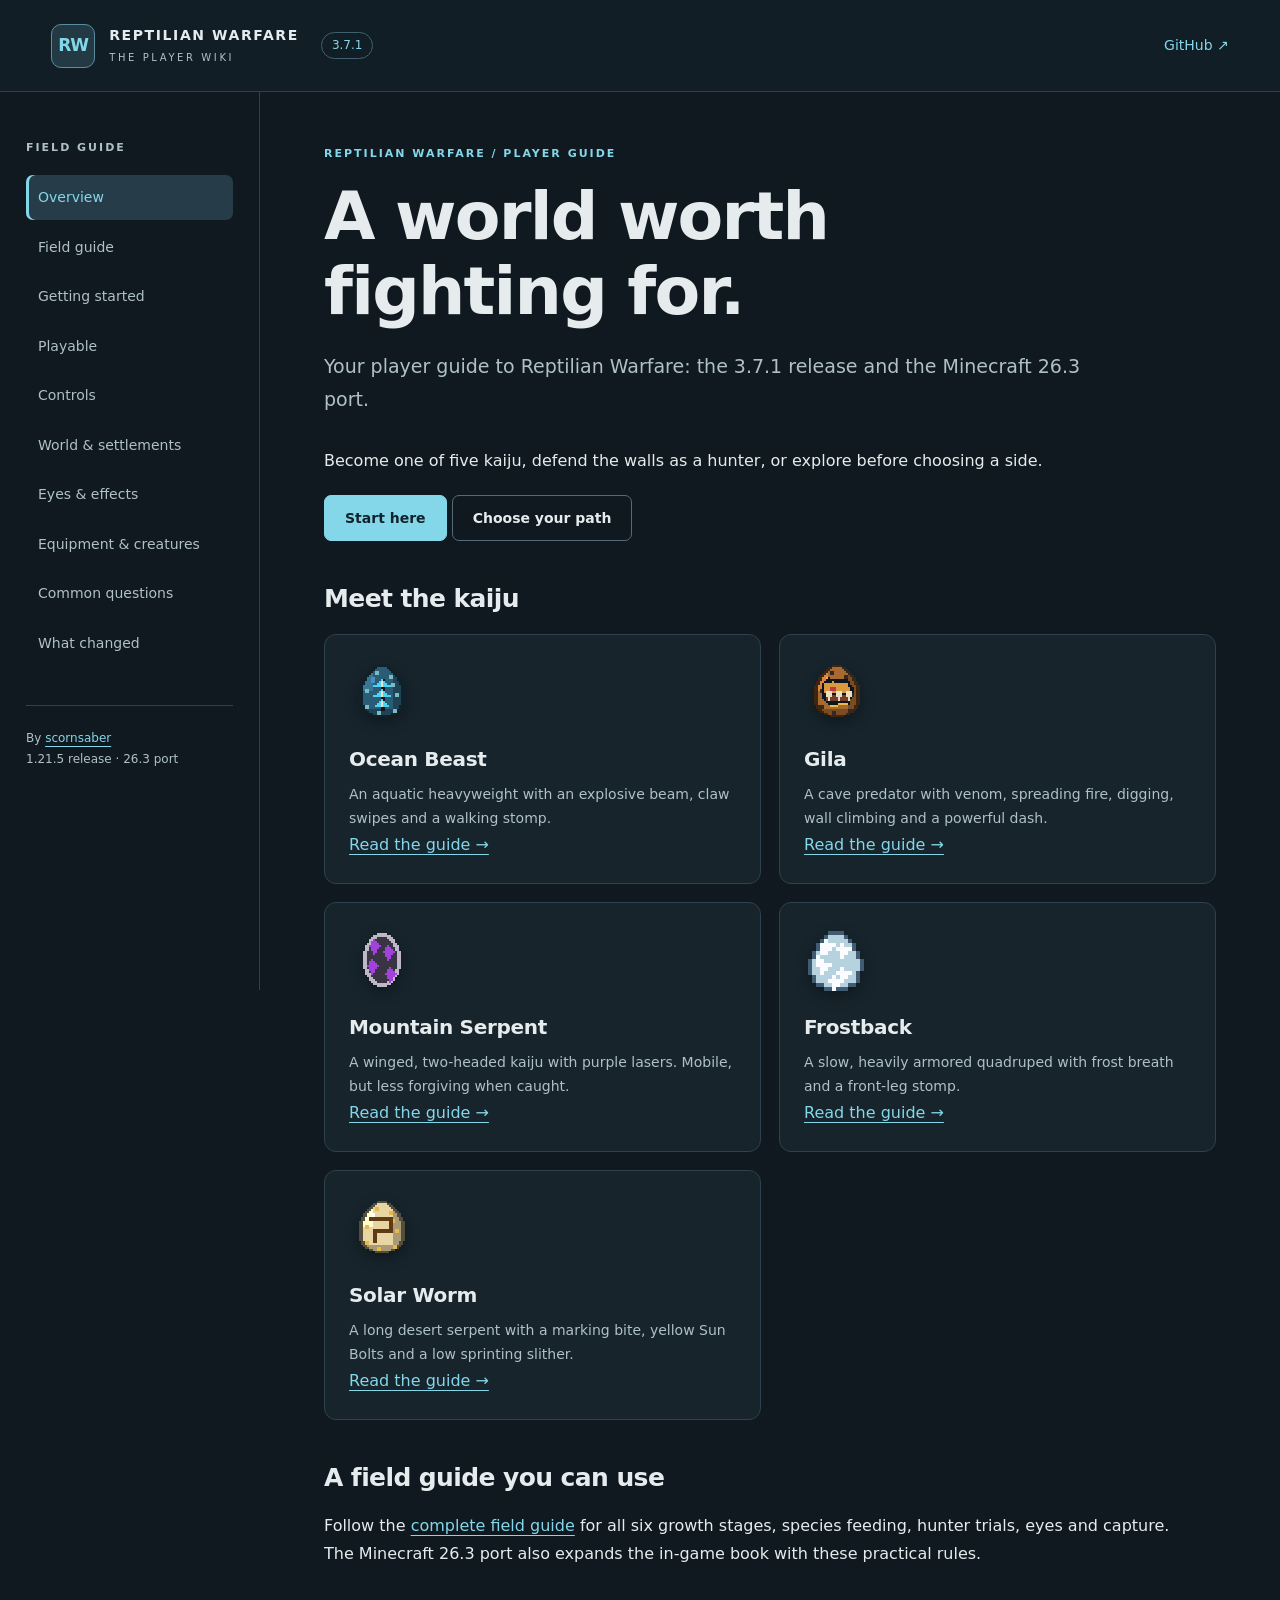
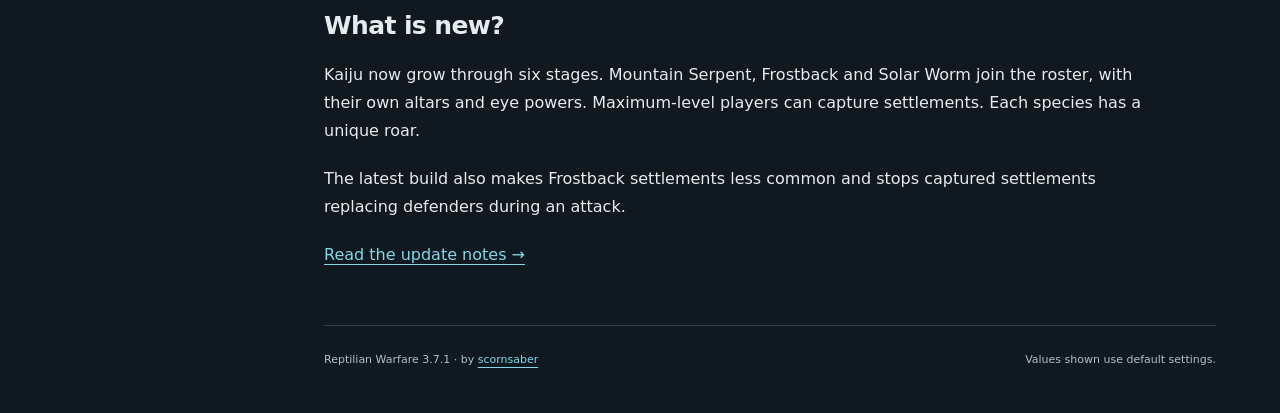
<file: index.html>
<!doctype html>
<html lang="en"><head><meta charset="utf-8"><meta name="viewport" content="width=device-width, initial-scale=1"><meta name="author" content="scornsaber"><meta name="description" content="Your player guide to Reptilian Warfare: the 3.7.1 release and the Minecraft 26.3 port."><meta name="theme-color" content="#101b22"><title>A world worth fighting for. · Reptilian Warfare Wiki</title><link rel="icon" href="assets/blue_reptilian_eye.png"><link rel="stylesheet" href="assets/style.css"><script src="assets/wiki.js" defer></script></head>
<body><a class="skip" href="#main">Skip to content</a><header class="topbar"><a class="brand" href="index.html" aria-current="page"><span class="brand-mark" aria-hidden="true">RW</span><span>REPTILIAN WARFARE<small>THE PLAYER WIKI</small></span></a><span class="version">3.7.1</span><a class="github" href="https://github.com/scornsaber/reptilian-warfare-wiki">GitHub ↗</a></header>
<div class="layout"><aside class="sidebar"><div class="nav-label">FIELD GUIDE</div><nav aria-label="Wiki pages"><a href="index.html" aria-current="page">Overview</a><a href="field-guide.html">Field guide</a><a href="getting-started.html">Getting started</a><a href="playable.html">Playable</a><a href="controls.html">Controls</a><a href="world.html">World & settlements</a><a href="eyes.html">Eyes & effects</a><a href="equipment.html">Equipment & creatures</a><a href="faq.html">Common questions</a><a href="changelog.html">What changed</a></nav><div class="sidebar-foot">By <a href="https://github.com/scornsaber">scornsaber</a><br>1.21.5 release · 26.3 port</div></aside><main id="main" class="overview"><div class="eyebrow">REPTILIAN WARFARE / PLAYER GUIDE</div><h1>A world worth fighting for.</h1><p class="intro">Your player guide to Reptilian Warfare: the 3.7.1 release and the Minecraft 26.3 port.</p><p>Become one of five kaiju, defend the walls as a hunter, or explore before choosing a side.</p><p><a class="button" href="getting-started.html">Start here</a> <a class="button secondary" href="playable.html">Choose your path</a></p><h2>Meet the kaiju</h2><div class="grid two"><section class="card"><img class="item-icon" src="assets/ocean_kaiju_spawn_egg.png" alt="" width="64" height="64"><h3>Ocean Beast</h3><p>An aquatic heavyweight with an explosive beam, claw swipes and a walking stomp.</p><a href="ocean.html">Read the guide →</a></section><section class="card"><img class="item-icon" src="assets/gila_kaiju_spawn_egg.png" alt="" width="64" height="64"><h3>Gila</h3><p>A cave predator with venom, spreading fire, digging, wall climbing and a powerful dash.</p><a href="gila.html">Read the guide →</a></section><section class="card"><img class="item-icon" src="assets/mountain_kaiju_spawn_egg.png" alt="" width="64" height="64"><h3>Mountain Serpent</h3><p>A winged, two-headed kaiju with purple lasers. Mobile, but less forgiving when caught.</p><a href="mountain.html">Read the guide →</a></section><section class="card"><img class="item-icon" src="assets/frostback_kaiju_spawn_egg.png" alt="" width="64" height="64"><h3>Frostback</h3><p>A slow, heavily armored quadruped with frost breath and a front-leg stomp.</p><a href="frostback.html">Read the guide →</a></section><section class="card"><img class="item-icon" src="assets/solar_kaiju_spawn_egg.png" alt="" width="64" height="64"><h3>Solar Worm</h3><p>A long desert serpent with a marking bite, yellow Sun Bolts and a low sprinting slither.</p><a href="solar.html">Read the guide →</a></section></div><h2>A field guide you can use</h2><p>Follow the <a href="field-guide.html">complete field guide</a> for all six growth stages, species feeding, hunter trials, eyes and capture. The Minecraft 26.3 port also expands the in-game book with these practical rules.</p><h2>What is new?</h2><p>Kaiju now grow through six stages. Mountain Serpent, Frostback and Solar Worm join the roster, with their own altars and eye powers. Maximum-level players can capture settlements. Each species has a unique roar.</p><p>The latest build also makes Frostback settlements less common and stops captured settlements replacing defenders during an attack.</p><a href="changelog.html">Read the update notes →</a><footer><span>Reptilian Warfare 3.7.1 · by <a href="https://github.com/scornsaber">scornsaber</a></span><span>Values shown use default settings.</span></footer></main></div></body></html>
</file>
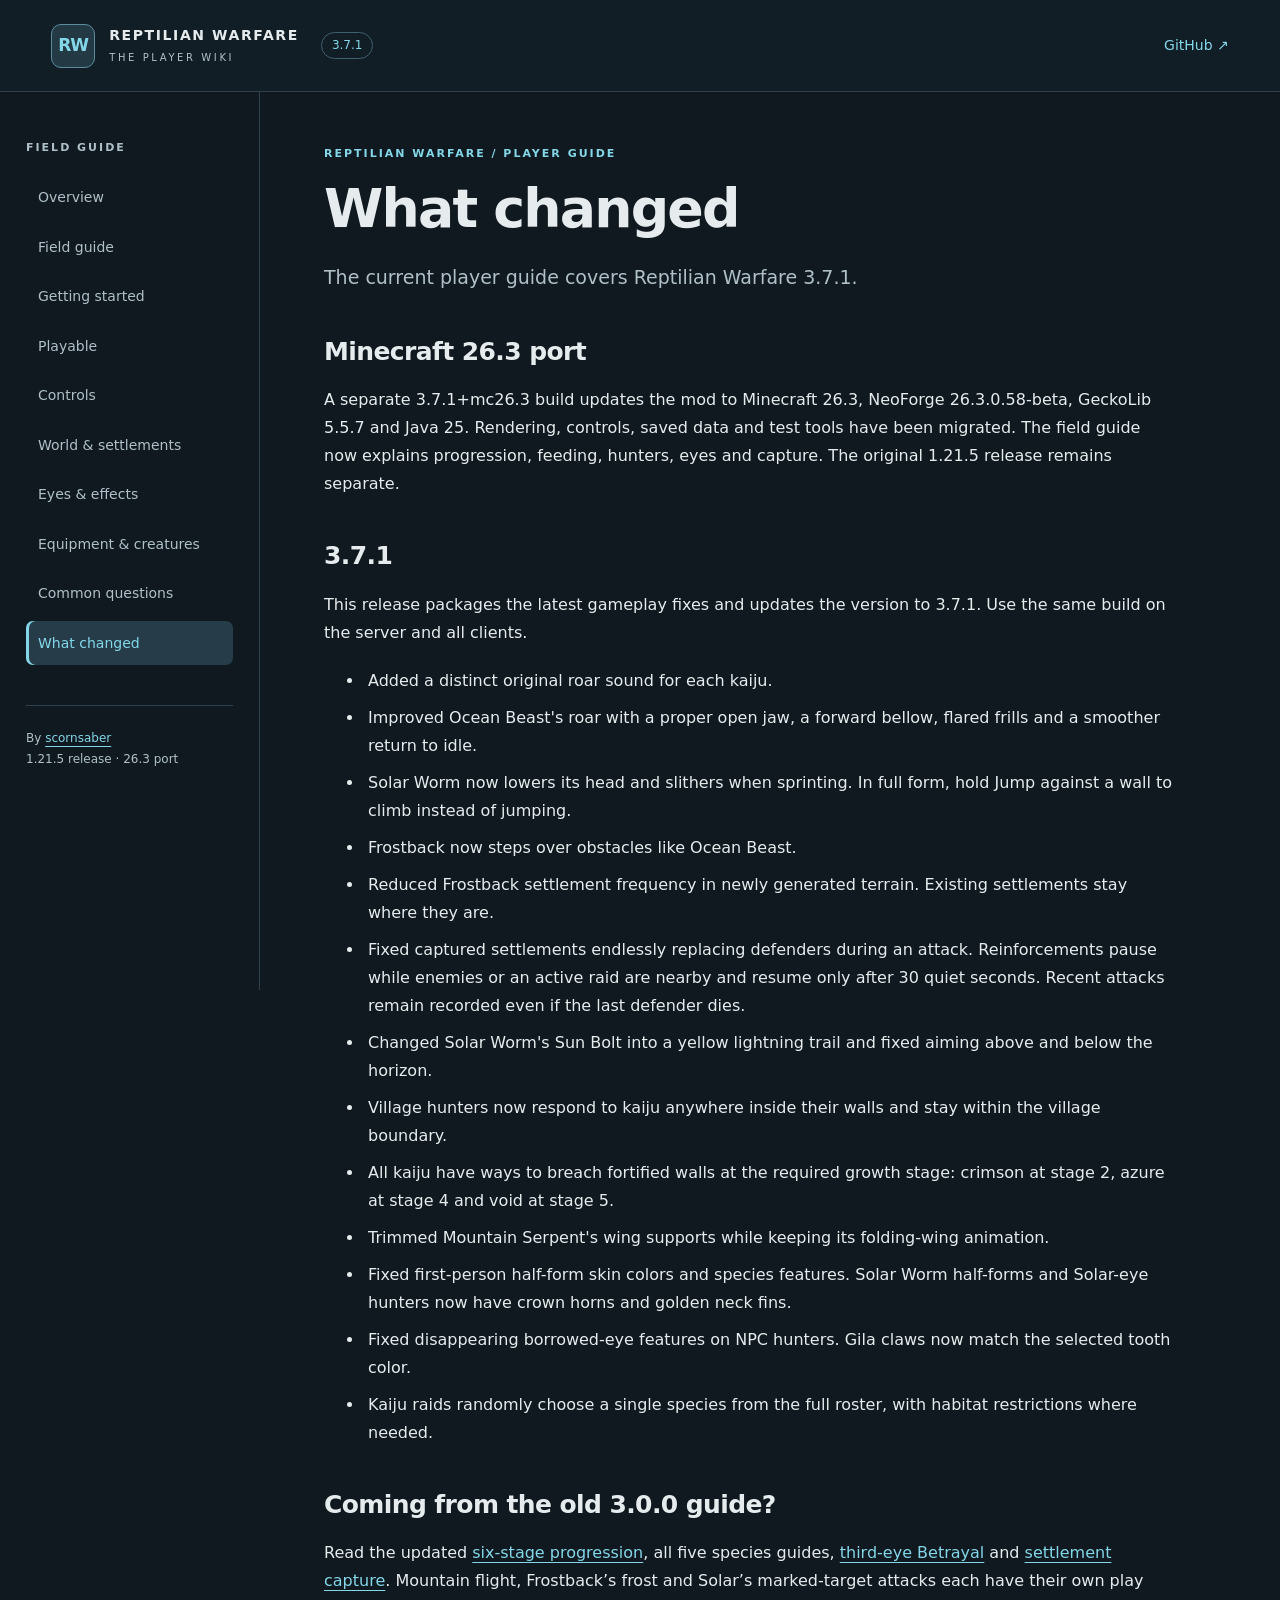
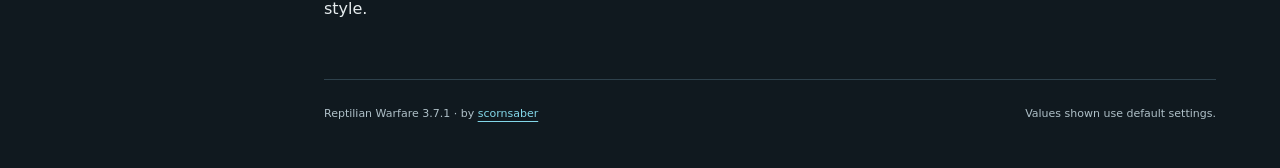
<file: changelog.html>
<!doctype html>
<html lang="en"><head><meta charset="utf-8"><meta name="viewport" content="width=device-width, initial-scale=1"><meta name="author" content="scornsaber"><meta name="description" content="The current player guide covers Reptilian Warfare 3.7.1."><meta name="theme-color" content="#101b22"><title>What changed · Reptilian Warfare Wiki</title><link rel="icon" href="assets/blue_reptilian_eye.png"><link rel="stylesheet" href="assets/style.css"><script src="assets/wiki.js" defer></script></head>
<body><a class="skip" href="#main">Skip to content</a><header class="topbar"><a class="brand" href="index.html"><span class="brand-mark" aria-hidden="true">RW</span><span>REPTILIAN WARFARE<small>THE PLAYER WIKI</small></span></a><span class="version">3.7.1</span><a class="github" href="https://github.com/scornsaber/reptilian-warfare-wiki">GitHub ↗</a></header>
<div class="layout"><aside class="sidebar"><div class="nav-label">FIELD GUIDE</div><nav aria-label="Wiki pages"><a href="index.html">Overview</a><a href="field-guide.html">Field guide</a><a href="getting-started.html">Getting started</a><a href="playable.html">Playable</a><a href="controls.html">Controls</a><a href="world.html">World & settlements</a><a href="eyes.html">Eyes & effects</a><a href="equipment.html">Equipment & creatures</a><a href="faq.html">Common questions</a><a href="changelog.html" aria-current="page">What changed</a></nav><div class="sidebar-foot">By <a href="https://github.com/scornsaber">scornsaber</a><br>1.21.5 release · 26.3 port</div></aside><main id="main" class=""><div class="eyebrow">REPTILIAN WARFARE / PLAYER GUIDE</div><h1>What changed</h1><p class="intro">The current player guide covers Reptilian Warfare 3.7.1.</p><h2>Minecraft 26.3 port</h2><p>A separate 3.7.1+mc26.3 build updates the mod to Minecraft 26.3, NeoForge 26.3.0.58-beta, GeckoLib 5.5.7 and Java 25. Rendering, controls, saved data and test tools have been migrated. The field guide now explains progression, feeding, hunters, eyes and capture. The original 1.21.5 release remains separate.</p><h2>3.7.1</h2><p>This release packages the latest gameplay fixes and updates the version to 3.7.1. Use the same build on the server and all clients.</p><ul><li>Added a distinct original roar sound for each kaiju.</li><li>Improved Ocean Beast&#x27;s roar with a proper open jaw, a forward bellow, flared frills and a smoother return to idle.</li><li>Solar Worm now lowers its head and slithers when sprinting. In full form, hold Jump against a wall to climb instead of jumping.</li><li>Frostback now steps over obstacles like Ocean Beast.</li><li>Reduced Frostback settlement frequency in newly generated terrain. Existing settlements stay where they are.</li><li>Fixed captured settlements endlessly replacing defenders during an attack. Reinforcements pause while enemies or an active raid are nearby and resume only after 30 quiet seconds. Recent attacks remain recorded even if the last defender dies.</li><li>Changed Solar Worm&#x27;s Sun Bolt into a yellow lightning trail and fixed aiming above and below the horizon.</li><li>Village hunters now respond to kaiju anywhere inside their walls and stay within the village boundary.</li><li>All kaiju have ways to breach fortified walls at the required growth stage: crimson at stage 2, azure at stage 4 and void at stage 5.</li><li>Trimmed Mountain Serpent&#x27;s wing supports while keeping its folding-wing animation.</li><li>Fixed first-person half-form skin colors and species features. Solar Worm half-forms and Solar-eye hunters now have crown horns and golden neck fins.</li><li>Fixed disappearing borrowed-eye features on NPC hunters. Gila claws now match the selected tooth color.</li><li>Kaiju raids randomly choose a single species from the full roster, with habitat restrictions where needed.</li></ul><h2>Coming from the old 3.0.0 guide?</h2><p>Read the updated <a href="playable.html">six-stage progression</a>, all five species guides, <a href="eyes.html#betrayal">third-eye Betrayal</a> and <a href="world.html#capture">settlement capture</a>. Mountain flight, Frostback’s frost and Solar’s marked-target attacks each have their own play style.</p><footer><span>Reptilian Warfare 3.7.1 · by <a href="https://github.com/scornsaber">scornsaber</a></span><span>Values shown use default settings.</span></footer></main></div></body></html>
</file>
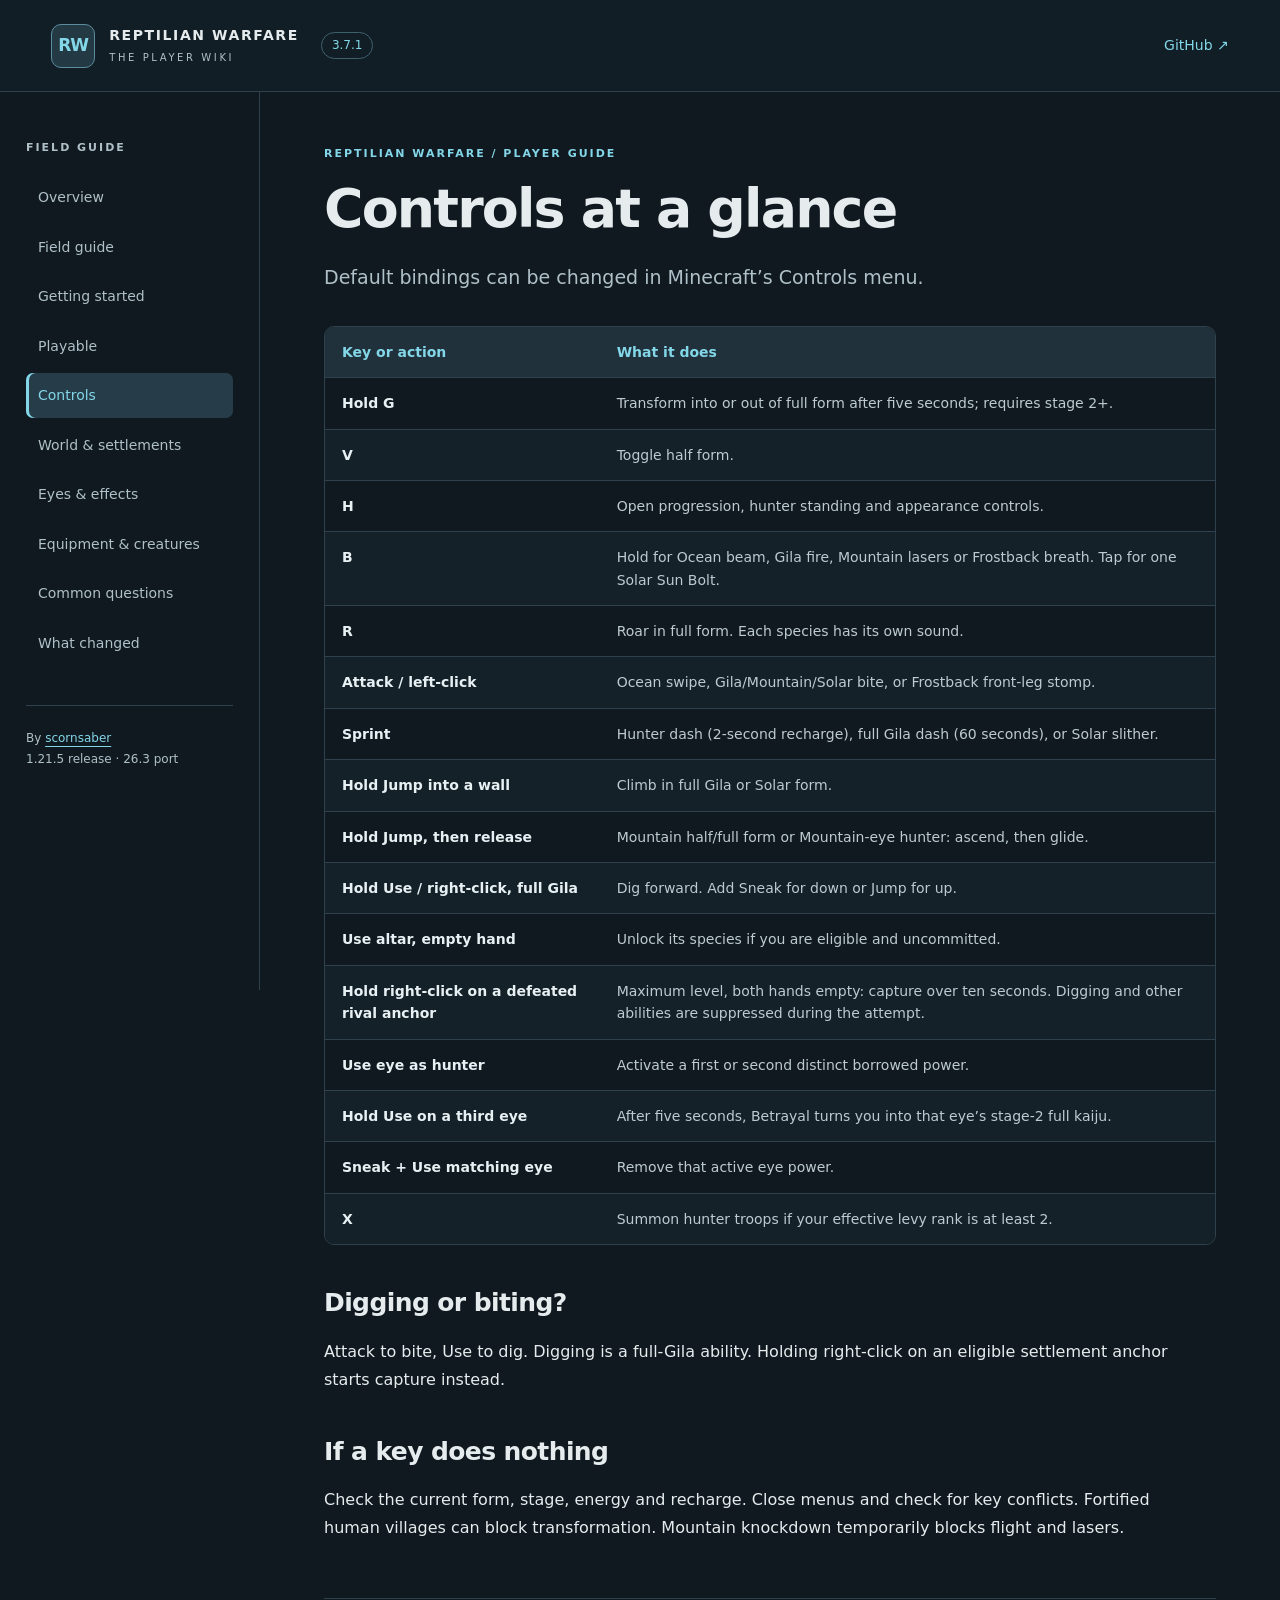
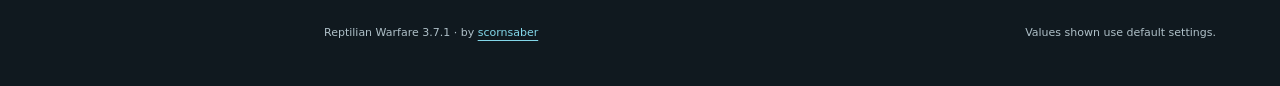
<file: controls.html>
<!doctype html>
<html lang="en"><head><meta charset="utf-8"><meta name="viewport" content="width=device-width, initial-scale=1"><meta name="author" content="scornsaber"><meta name="description" content="Default bindings can be changed in Minecraft’s Controls menu."><meta name="theme-color" content="#101b22"><title>Controls at a glance · Reptilian Warfare Wiki</title><link rel="icon" href="assets/blue_reptilian_eye.png"><link rel="stylesheet" href="assets/style.css"><script src="assets/wiki.js" defer></script></head>
<body><a class="skip" href="#main">Skip to content</a><header class="topbar"><a class="brand" href="index.html"><span class="brand-mark" aria-hidden="true">RW</span><span>REPTILIAN WARFARE<small>THE PLAYER WIKI</small></span></a><span class="version">3.7.1</span><a class="github" href="https://github.com/scornsaber/reptilian-warfare-wiki">GitHub ↗</a></header>
<div class="layout"><aside class="sidebar"><div class="nav-label">FIELD GUIDE</div><nav aria-label="Wiki pages"><a href="index.html">Overview</a><a href="field-guide.html">Field guide</a><a href="getting-started.html">Getting started</a><a href="playable.html">Playable</a><a href="controls.html" aria-current="page">Controls</a><a href="world.html">World & settlements</a><a href="eyes.html">Eyes & effects</a><a href="equipment.html">Equipment & creatures</a><a href="faq.html">Common questions</a><a href="changelog.html">What changed</a></nav><div class="sidebar-foot">By <a href="https://github.com/scornsaber">scornsaber</a><br>1.21.5 release · 26.3 port</div></aside><main id="main" class=""><div class="eyebrow">REPTILIAN WARFARE / PLAYER GUIDE</div><h1>Controls at a glance</h1><p class="intro">Default bindings can be changed in Minecraft’s Controls menu.</p><div class="table-wrap"><table><thead><tr><th scope="col">Key or action</th><th scope="col">What it does</th></tr></thead><tbody><tr><td>Hold G</td><td>Transform into or out of full form after five seconds; requires stage 2+.</td></tr><tr><td>V</td><td>Toggle half form.</td></tr><tr><td>H</td><td>Open progression, hunter standing and appearance controls.</td></tr><tr><td>B</td><td>Hold for Ocean beam, Gila fire, Mountain lasers or Frostback breath. Tap for one Solar Sun Bolt.</td></tr><tr><td>R</td><td>Roar in full form. Each species has its own sound.</td></tr><tr><td>Attack / left-click</td><td>Ocean swipe, Gila/Mountain/Solar bite, or Frostback front-leg stomp.</td></tr><tr><td>Sprint</td><td>Hunter dash (2-second recharge), full Gila dash (60 seconds), or Solar slither.</td></tr><tr><td>Hold Jump into a wall</td><td>Climb in full Gila or Solar form.</td></tr><tr><td>Hold Jump, then release</td><td>Mountain half/full form or Mountain-eye hunter: ascend, then glide.</td></tr><tr><td>Hold Use / right-click, full Gila</td><td>Dig forward. Add Sneak for down or Jump for up.</td></tr><tr><td>Use altar, empty hand</td><td>Unlock its species if you are eligible and uncommitted.</td></tr><tr><td>Hold right-click on a defeated rival anchor</td><td>Maximum level, both hands empty: capture over ten seconds. Digging and other abilities are suppressed during the attempt.</td></tr><tr><td>Use eye as hunter</td><td>Activate a first or second distinct borrowed power.</td></tr><tr><td>Hold Use on a third eye</td><td>After five seconds, Betrayal turns you into that eye’s stage-2 full kaiju.</td></tr><tr><td>Sneak + Use matching eye</td><td>Remove that active eye power.</td></tr><tr><td>X</td><td>Summon hunter troops if your effective levy rank is at least 2.</td></tr></tbody></table></div><h2>Digging or biting?</h2><p>Attack to bite, Use to dig. Digging is a full-Gila ability. Holding right-click on an eligible settlement anchor starts capture instead.</p><h2>If a key does nothing</h2><p>Check the current form, stage, energy and recharge. Close menus and check for key conflicts. Fortified human villages can block transformation. Mountain knockdown temporarily blocks flight and lasers.</p><footer><span>Reptilian Warfare 3.7.1 · by <a href="https://github.com/scornsaber">scornsaber</a></span><span>Values shown use default settings.</span></footer></main></div></body></html>
</file>
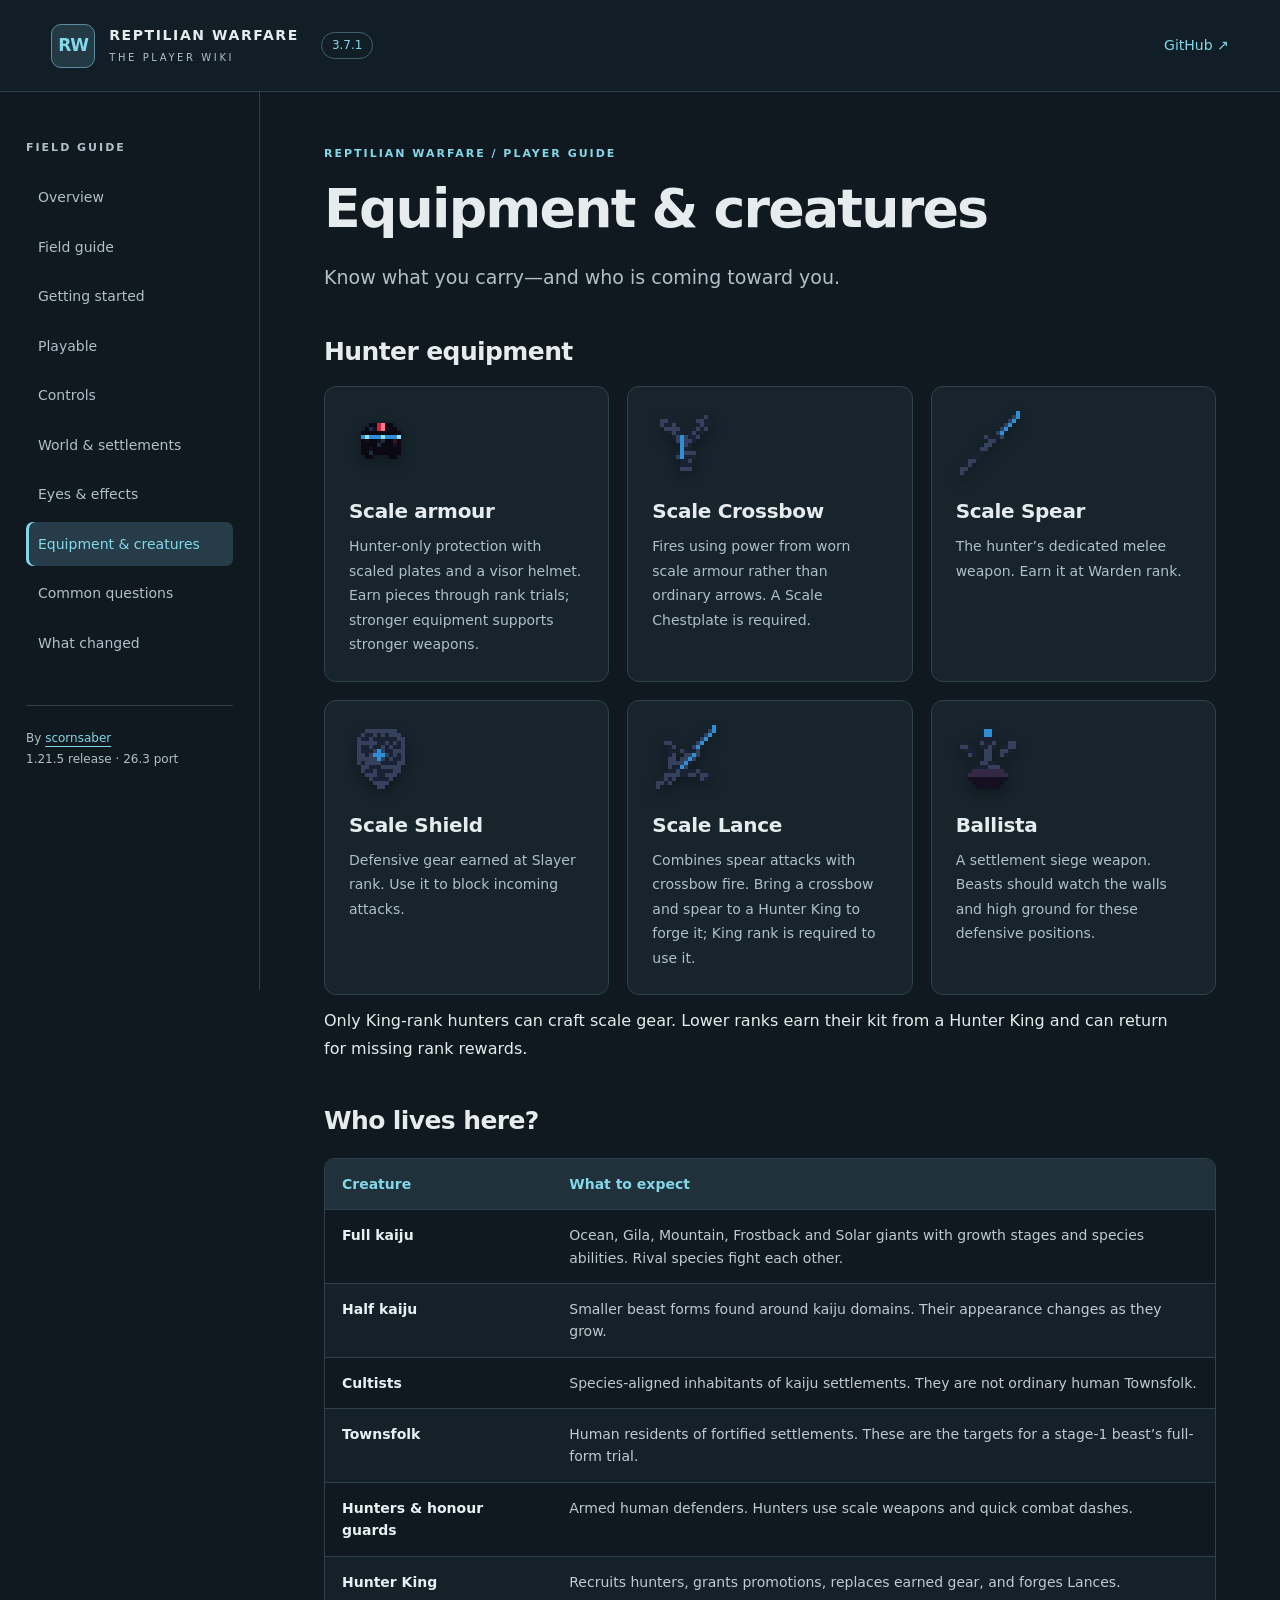
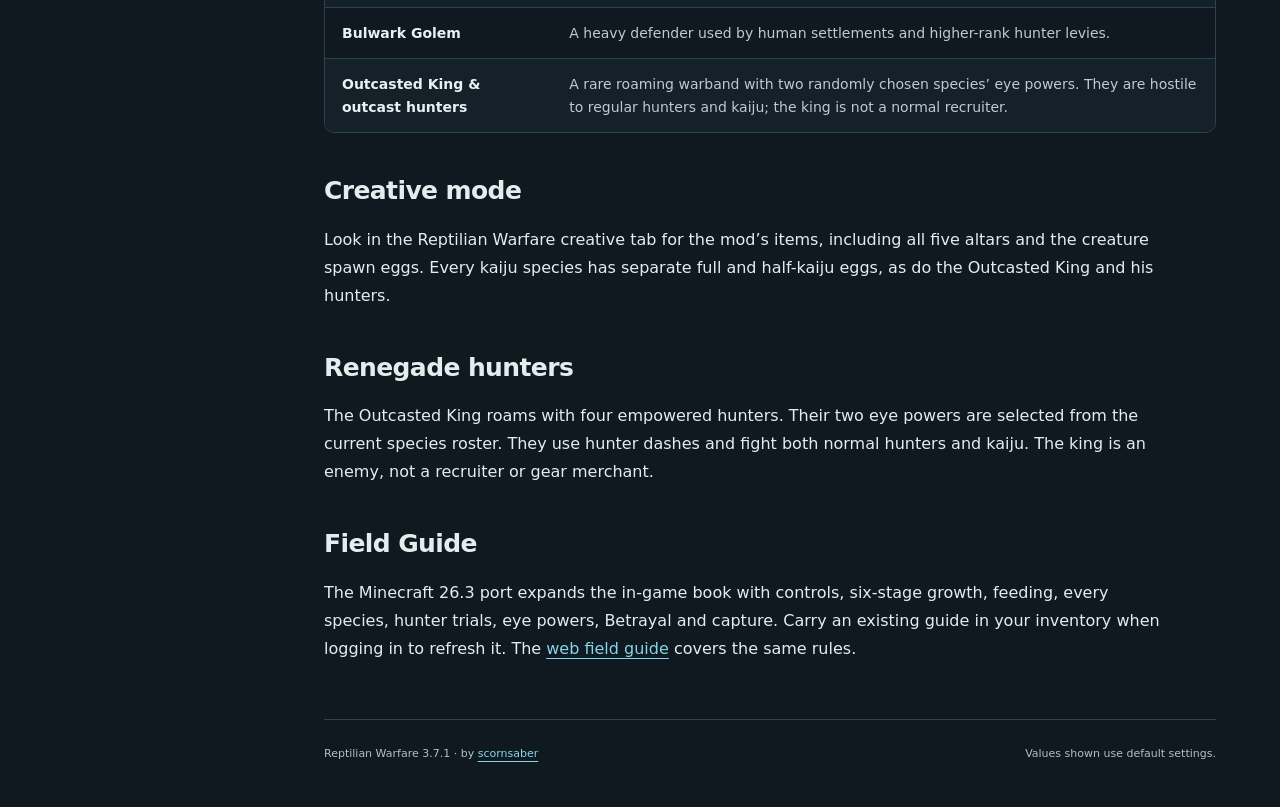
<file: equipment.html>
<!doctype html>
<html lang="en"><head><meta charset="utf-8"><meta name="viewport" content="width=device-width, initial-scale=1"><meta name="author" content="scornsaber"><meta name="description" content="Know what you carry—and who is coming toward you."><meta name="theme-color" content="#101b22"><title>Equipment &amp; creatures · Reptilian Warfare Wiki</title><link rel="icon" href="assets/blue_reptilian_eye.png"><link rel="stylesheet" href="assets/style.css"><script src="assets/wiki.js" defer></script></head>
<body><a class="skip" href="#main">Skip to content</a><header class="topbar"><a class="brand" href="index.html"><span class="brand-mark" aria-hidden="true">RW</span><span>REPTILIAN WARFARE<small>THE PLAYER WIKI</small></span></a><span class="version">3.7.1</span><a class="github" href="https://github.com/scornsaber/reptilian-warfare-wiki">GitHub ↗</a></header>
<div class="layout"><aside class="sidebar"><div class="nav-label">FIELD GUIDE</div><nav aria-label="Wiki pages"><a href="index.html">Overview</a><a href="field-guide.html">Field guide</a><a href="getting-started.html">Getting started</a><a href="playable.html">Playable</a><a href="controls.html">Controls</a><a href="world.html">World & settlements</a><a href="eyes.html">Eyes & effects</a><a href="equipment.html" aria-current="page">Equipment & creatures</a><a href="faq.html">Common questions</a><a href="changelog.html">What changed</a></nav><div class="sidebar-foot">By <a href="https://github.com/scornsaber">scornsaber</a><br>1.21.5 release · 26.3 port</div></aside><main id="main" class=""><div class="eyebrow">REPTILIAN WARFARE / PLAYER GUIDE</div><h1>Equipment & creatures</h1><p class="intro">Know what you carry—and who is coming toward you.</p><h2>Hunter equipment</h2><div class="grid three"><section class="card "><img class="item-icon" src="assets/scale_helmet.png" alt="" width="64" height="64"><h3>Scale armour</h3><p>Hunter-only protection with scaled plates and a visor helmet. Earn pieces through rank trials; stronger equipment supports stronger weapons.</p></section><section class="card "><img class="item-icon" src="assets/scale_crossbow.png" alt="" width="64" height="64"><h3>Scale Crossbow</h3><p>Fires using power from worn scale armour rather than ordinary arrows. A Scale Chestplate is required.</p></section><section class="card "><img class="item-icon" src="assets/scale_spear.png" alt="" width="64" height="64"><h3>Scale Spear</h3><p>The hunter’s dedicated melee weapon. Earn it at Warden rank.</p></section><section class="card "><img class="item-icon" src="assets/scale_shield.png" alt="" width="64" height="64"><h3>Scale Shield</h3><p>Defensive gear earned at Slayer rank. Use it to block incoming attacks.</p></section><section class="card "><img class="item-icon" src="assets/scale_lance.png" alt="" width="64" height="64"><h3>Scale Lance</h3><p>Combines spear attacks with crossbow fire. Bring a crossbow and spear to a Hunter King to forge it; King rank is required to use it.</p></section><section class="card "><img class="item-icon" src="assets/ballista_mount.png" alt="" width="64" height="64"><h3>Ballista</h3><p>A settlement siege weapon. Beasts should watch the walls and high ground for these defensive positions.</p></section></div><p>Only King-rank hunters can craft scale gear. Lower ranks earn their kit from a Hunter King and can return for missing rank rewards.</p>
<h2>Who lives here?</h2><div class="table-wrap"><table><thead><tr><th scope="col">Creature</th><th scope="col">What to expect</th></tr></thead><tbody><tr><td>Full kaiju</td><td>Ocean, Gila, Mountain, Frostback and Solar giants with growth stages and species abilities. Rival species fight each other.</td></tr><tr><td>Half kaiju</td><td>Smaller beast forms found around kaiju domains. Their appearance changes as they grow.</td></tr><tr><td>Cultists</td><td>Species-aligned inhabitants of kaiju settlements. They are not ordinary human Townsfolk.</td></tr><tr><td>Townsfolk</td><td>Human residents of fortified settlements. These are the targets for a stage-1 beast’s full-form trial.</td></tr><tr><td>Hunters & honour guards</td><td>Armed human defenders. Hunters use scale weapons and quick combat dashes.</td></tr><tr><td>Hunter King</td><td>Recruits hunters, grants promotions, replaces earned gear, and forges Lances.</td></tr><tr><td>Bulwark Golem</td><td>A heavy defender used by human settlements and higher-rank hunter levies.</td></tr><tr><td>Outcasted King & outcast hunters</td><td>A rare roaming warband with two randomly chosen species’ eye powers. They are hostile to regular hunters and kaiju; the king is not a normal recruiter.</td></tr></tbody></table></div>
<h2>Creative mode</h2><p>Look in the Reptilian Warfare creative tab for the mod’s items, including all five altars and the creature spawn eggs. Every kaiju species has separate full and half-kaiju eggs, as do the Outcasted King and his hunters.</p><h2>Renegade hunters</h2><p>The Outcasted King roams with four empowered hunters. Their two eye powers are selected from the current species roster. They use hunter dashes and fight both normal hunters and kaiju. The king is an enemy, not a recruiter or gear merchant.</p><h2>Field Guide</h2><p>The Minecraft 26.3 port expands the in-game book with controls, six-stage growth, feeding, every species, hunter trials, eye powers, Betrayal and capture. Carry an existing guide in your inventory when logging in to refresh it. The <a href="field-guide.html">web field guide</a> covers the same rules.</p><footer><span>Reptilian Warfare 3.7.1 · by <a href="https://github.com/scornsaber">scornsaber</a></span><span>Values shown use default settings.</span></footer></main></div></body></html>
</file>
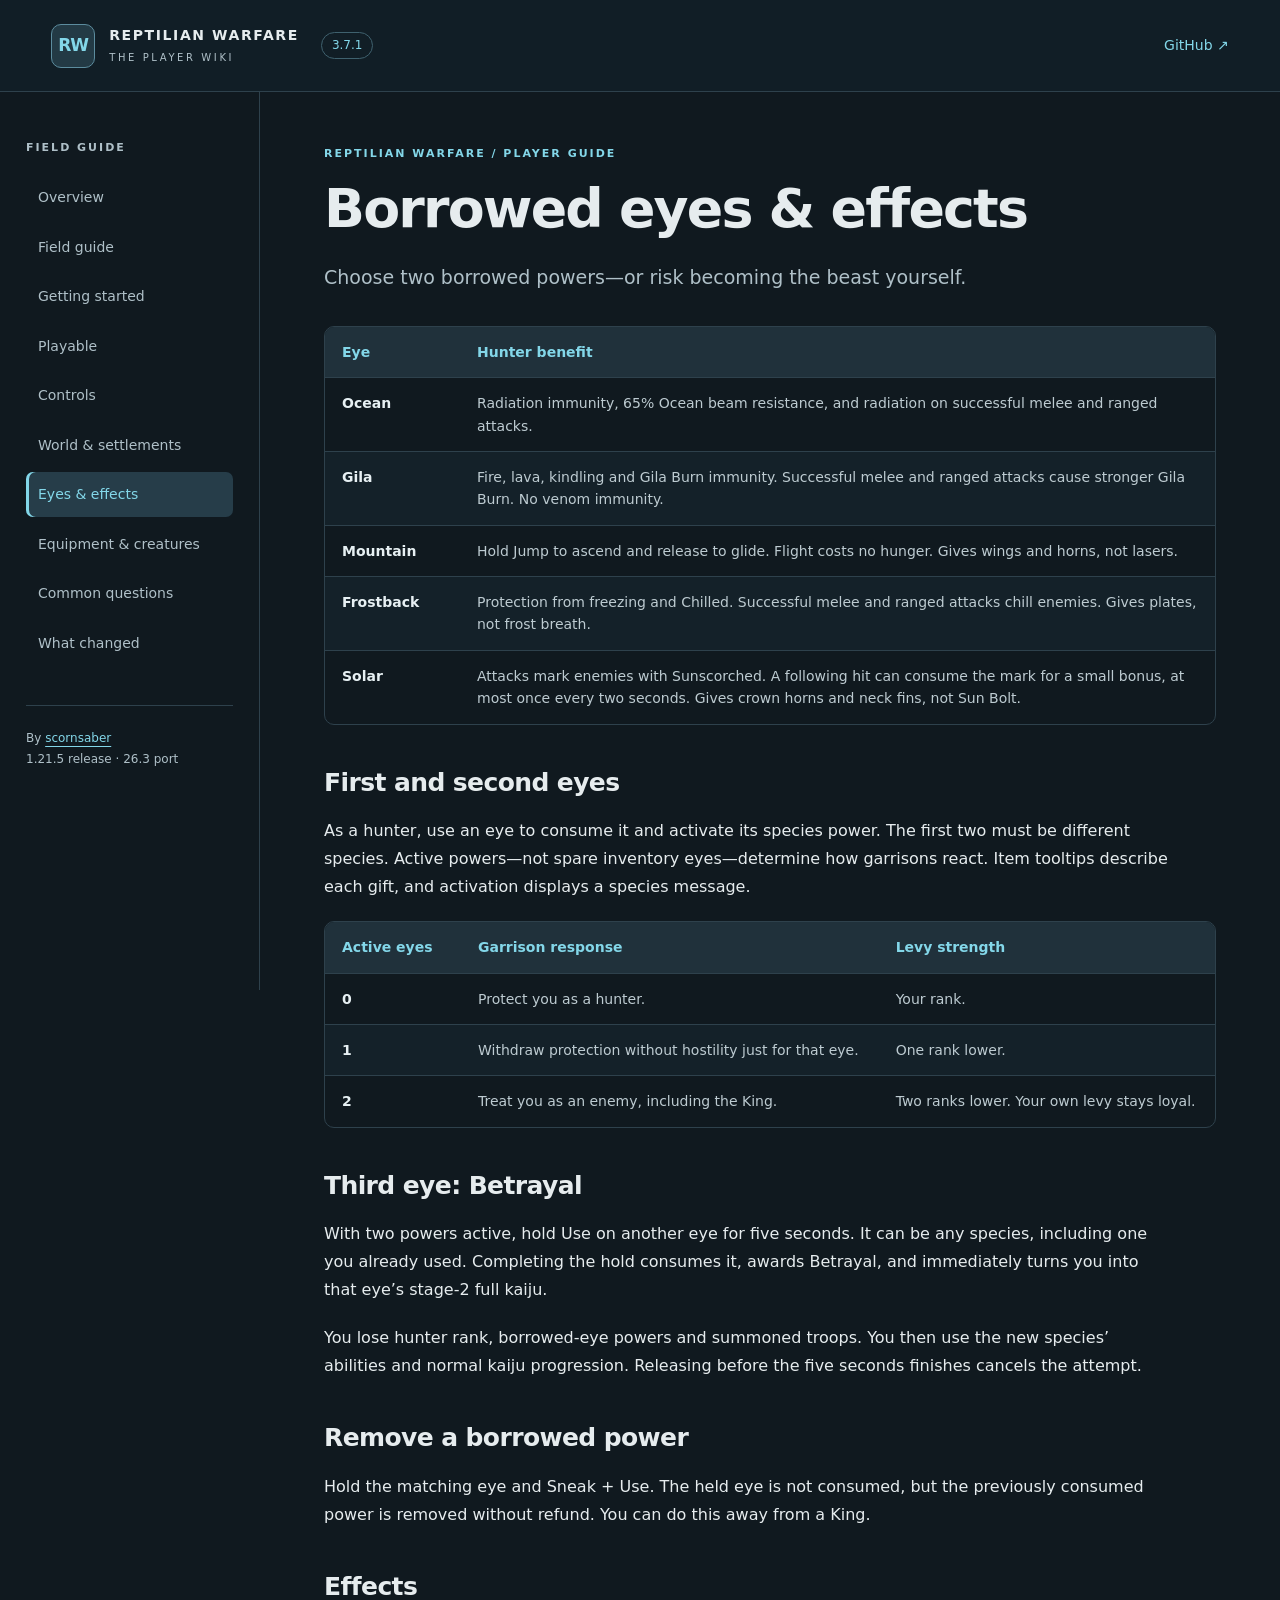
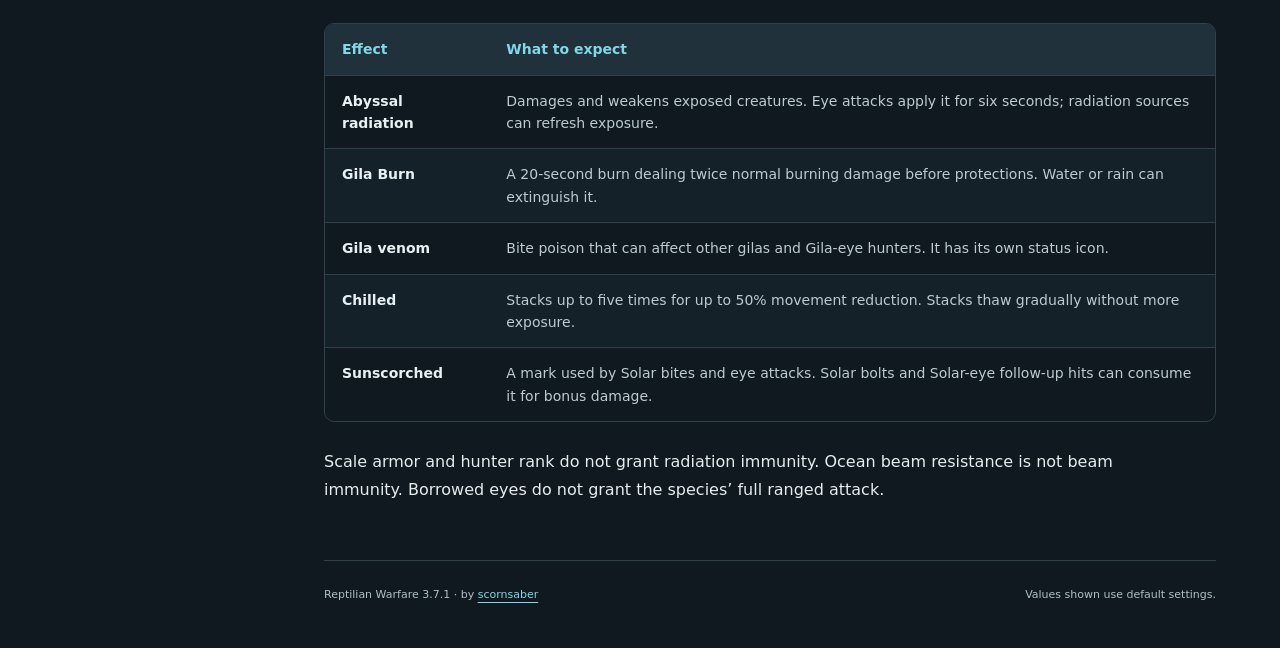
<file: eyes.html>
<!doctype html>
<html lang="en"><head><meta charset="utf-8"><meta name="viewport" content="width=device-width, initial-scale=1"><meta name="author" content="scornsaber"><meta name="description" content="Choose two borrowed powers—or risk becoming the beast yourself."><meta name="theme-color" content="#101b22"><title>Borrowed eyes &amp; effects · Reptilian Warfare Wiki</title><link rel="icon" href="assets/blue_reptilian_eye.png"><link rel="stylesheet" href="assets/style.css"><script src="assets/wiki.js" defer></script></head>
<body><a class="skip" href="#main">Skip to content</a><header class="topbar"><a class="brand" href="index.html"><span class="brand-mark" aria-hidden="true">RW</span><span>REPTILIAN WARFARE<small>THE PLAYER WIKI</small></span></a><span class="version">3.7.1</span><a class="github" href="https://github.com/scornsaber/reptilian-warfare-wiki">GitHub ↗</a></header>
<div class="layout"><aside class="sidebar"><div class="nav-label">FIELD GUIDE</div><nav aria-label="Wiki pages"><a href="index.html">Overview</a><a href="field-guide.html">Field guide</a><a href="getting-started.html">Getting started</a><a href="playable.html">Playable</a><a href="controls.html">Controls</a><a href="world.html">World & settlements</a><a href="eyes.html" aria-current="page">Eyes & effects</a><a href="equipment.html">Equipment & creatures</a><a href="faq.html">Common questions</a><a href="changelog.html">What changed</a></nav><div class="sidebar-foot">By <a href="https://github.com/scornsaber">scornsaber</a><br>1.21.5 release · 26.3 port</div></aside><main id="main" class=""><div class="eyebrow">REPTILIAN WARFARE / PLAYER GUIDE</div><h1>Borrowed eyes & effects</h1><p class="intro">Choose two borrowed powers—or risk becoming the beast yourself.</p><div class="table-wrap"><table><thead><tr><th scope="col">Eye</th><th scope="col">Hunter benefit</th></tr></thead><tbody><tr><td>Ocean</td><td>Radiation immunity, 65% Ocean beam resistance, and radiation on successful melee and ranged attacks.</td></tr><tr><td>Gila</td><td>Fire, lava, kindling and Gila Burn immunity. Successful melee and ranged attacks cause stronger Gila Burn. No venom immunity.</td></tr><tr><td>Mountain</td><td>Hold Jump to ascend and release to glide. Flight costs no hunger. Gives wings and horns, not lasers.</td></tr><tr><td>Frostback</td><td>Protection from freezing and Chilled. Successful melee and ranged attacks chill enemies. Gives plates, not frost breath.</td></tr><tr><td>Solar</td><td>Attacks mark enemies with Sunscorched. A following hit can consume the mark for a small bonus, at most once every two seconds. Gives crown horns and neck fins, not Sun Bolt.</td></tr></tbody></table></div><h2>First and second eyes</h2><p>As a hunter, use an eye to consume it and activate its species power. The first two must be different species. Active powers—not spare inventory eyes—determine how garrisons react. Item tooltips describe each gift, and activation displays a species message.</p><div class="table-wrap"><table><thead><tr><th scope="col">Active eyes</th><th scope="col">Garrison response</th><th scope="col">Levy strength</th></tr></thead><tbody><tr><td>0</td><td>Protect you as a hunter.</td><td>Your rank.</td></tr><tr><td>1</td><td>Withdraw protection without hostility just for that eye.</td><td>One rank lower.</td></tr><tr><td>2</td><td>Treat you as an enemy, including the King.</td><td>Two ranks lower. Your own levy stays loyal.</td></tr></tbody></table></div><h2 id="betrayal">Third eye: Betrayal</h2><p>With two powers active, hold Use on another eye for five seconds. It can be any species, including one you already used. Completing the hold consumes it, awards Betrayal, and immediately turns you into that eye’s stage-2 full kaiju.</p><p>You lose hunter rank, borrowed-eye powers and summoned troops. You then use the new species’ abilities and normal kaiju progression. Releasing before the five seconds finishes cancels the attempt.</p><h2>Remove a borrowed power</h2><p>Hold the matching eye and Sneak + Use. The held eye is not consumed, but the previously consumed power is removed without refund. You can do this away from a King.</p><h2>Effects</h2><div class="table-wrap"><table><thead><tr><th scope="col">Effect</th><th scope="col">What to expect</th></tr></thead><tbody><tr><td>Abyssal radiation</td><td>Damages and weakens exposed creatures. Eye attacks apply it for six seconds; radiation sources can refresh exposure.</td></tr><tr><td>Gila Burn</td><td>A 20-second burn dealing twice normal burning damage before protections. Water or rain can extinguish it.</td></tr><tr><td>Gila venom</td><td>Bite poison that can affect other gilas and Gila-eye hunters. It has its own status icon.</td></tr><tr><td>Chilled</td><td>Stacks up to five times for up to 50% movement reduction. Stacks thaw gradually without more exposure.</td></tr><tr><td>Sunscorched</td><td>A mark used by Solar bites and eye attacks. Solar bolts and Solar-eye follow-up hits can consume it for bonus damage.</td></tr></tbody></table></div><p>Scale armor and hunter rank do not grant radiation immunity. Ocean beam resistance is not beam immunity. Borrowed eyes do not grant the species’ full ranged attack.</p><footer><span>Reptilian Warfare 3.7.1 · by <a href="https://github.com/scornsaber">scornsaber</a></span><span>Values shown use default settings.</span></footer></main></div></body></html>
</file>
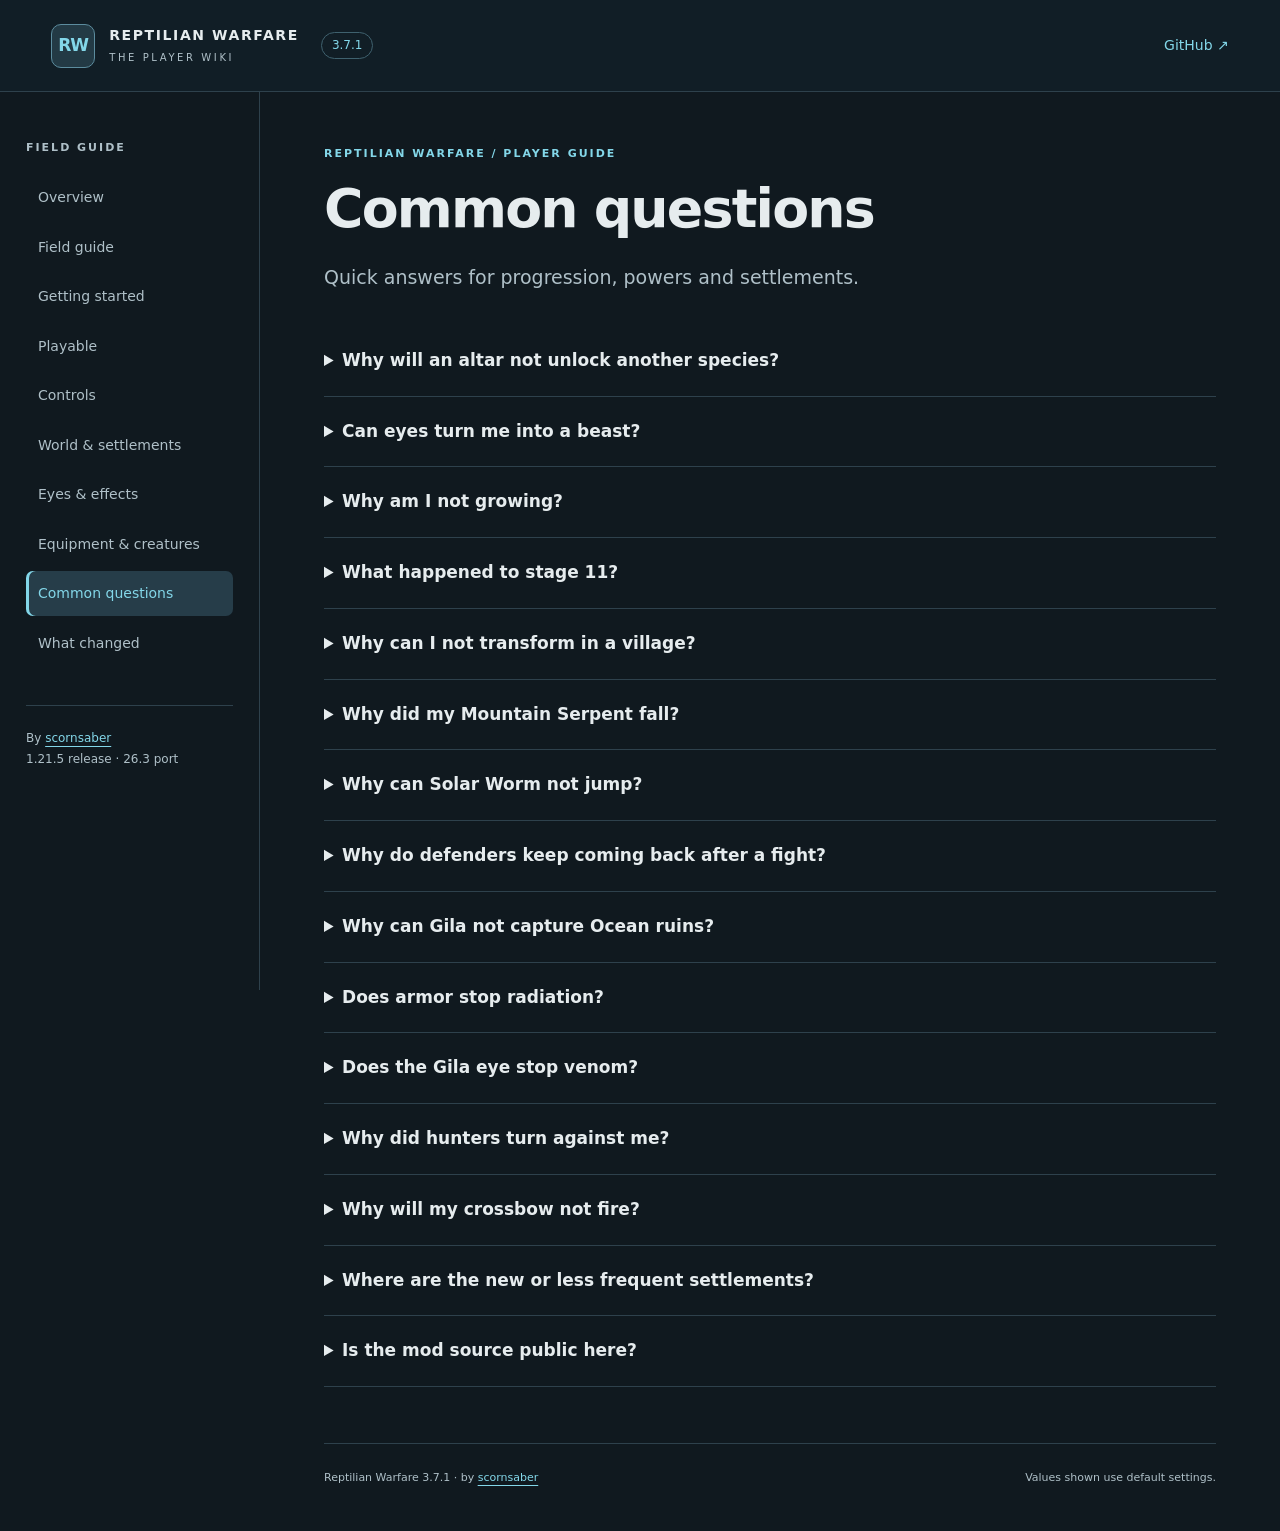
<file: faq.html>
<!doctype html>
<html lang="en"><head><meta charset="utf-8"><meta name="viewport" content="width=device-width, initial-scale=1"><meta name="author" content="scornsaber"><meta name="description" content="Quick answers for progression, powers and settlements."><meta name="theme-color" content="#101b22"><title>Common questions · Reptilian Warfare Wiki</title><link rel="icon" href="assets/blue_reptilian_eye.png"><link rel="stylesheet" href="assets/style.css"><script src="assets/wiki.js" defer></script></head>
<body><a class="skip" href="#main">Skip to content</a><header class="topbar"><a class="brand" href="index.html"><span class="brand-mark" aria-hidden="true">RW</span><span>REPTILIAN WARFARE<small>THE PLAYER WIKI</small></span></a><span class="version">3.7.1</span><a class="github" href="https://github.com/scornsaber/reptilian-warfare-wiki">GitHub ↗</a></header>
<div class="layout"><aside class="sidebar"><div class="nav-label">FIELD GUIDE</div><nav aria-label="Wiki pages"><a href="index.html">Overview</a><a href="field-guide.html">Field guide</a><a href="getting-started.html">Getting started</a><a href="playable.html">Playable</a><a href="controls.html">Controls</a><a href="world.html">World & settlements</a><a href="eyes.html">Eyes & effects</a><a href="equipment.html">Equipment & creatures</a><a href="faq.html" aria-current="page">Common questions</a><a href="changelog.html">What changed</a></nav><div class="sidebar-foot">By <a href="https://github.com/scornsaber">scornsaber</a><br>1.21.5 release · 26.3 port</div></aside><main id="main" class=""><div class="eyebrow">REPTILIAN WARFARE / PLAYER GUIDE</div><h1>Common questions</h1><p class="intro">Quick answers for progression, powers and settlements.</p><details><summary>Why will an altar not unlock another species?</summary><p>New characters choose one kaiju species. Hunters cannot use altars. Existing saves retain previously unlocked forms.</p></details><details><summary>Can eyes turn me into a beast?</summary><p>Normally eyes grant hunter powers. The exception is Betrayal: with two active eyes, hold Use on a third for five seconds to become its stage-2 full kaiju.</p></details><details><summary>Why am I not growing?</summary><p>Check H. Stage 1 needs ten mod Townsfolk kills in half form; stage 2 needs an equal-or-larger full-kaiju kill in full form; stages 3 and 4 need hamlet and town hearts. Stage 5 needs both a city heart and a stage-5-or-6 full-kaiju kill. Heart objectives must be completed at their progression stage.</p></details><details><summary>What happened to stage 11?</summary><p>The maximum is now stage 6, with the old maximum power. Old saves round up to the next matching strength milestone.</p></details><details><summary>Why can I not transform in a village?</summary><p>Human walled villages and fortified wall stone suppress transformation. Choose your form before entering.</p></details><details><summary>Why did my Mountain Serpent fall?</summary><p>A successful kaiju hit can knock a flying Mountain Serpent down. Flight and lasers stay blocked until landing and for three seconds afterward; the knockdown adds no fall damage.</p></details><details><summary>Why can Solar Worm not jump?</summary><p>Full Solar uses hold-Jump wall climbing. Sprint lowers its head into a slither. Its half form retains ordinary movement.</p></details><details><summary>Why do defenders keep coming back after a fight?</summary><p>Captured settlements recover combatants during peace. In 3.7.1, enemies, active combat and raid approaches stop replacement, followed by a 30-second quiet period.</p></details><details><summary>Why can Gila not capture Ocean ruins?</summary><p>Capture keeps the existing terrain. Land kaiju cannot take a submerged settlement. Hunters and Ocean kaiju can.</p></details><details><summary>Does armor stop radiation?</summary><p>No. Hunters need an active Ocean eye. Rank and scale armor do not replace it.</p></details><details><summary>Does the Gila eye stop venom?</summary><p>No. It protects against fire and lava, including Gila Burn. Venom still affects gilas and Gila-eye hunters.</p></details><details><summary>Why did hunters turn against me?</summary><p>One active eye removes protection; two cause hostility. Inventory eyes do not count. You can remove a power with Sneak + Use on the matching eye.</p></details><details><summary>Why will my crossbow not fire?</summary><p>Check that you are a hunter, meet its rank requirement, wear a Scale Chestplate, and have waited for the recharge.</p></details><details><summary>Where are the new or less frequent settlements?</summary><p>World-generation changes apply in newly generated chunks. Already explored settlements are not moved or deleted.</p></details><details><summary>Is the mod source public here?</summary><p>No. This separate repository contains player guides, website files and selected artwork, not the mod source code.</p></details><footer><span>Reptilian Warfare 3.7.1 · by <a href="https://github.com/scornsaber">scornsaber</a></span><span>Values shown use default settings.</span></footer></main></div></body></html>
</file>
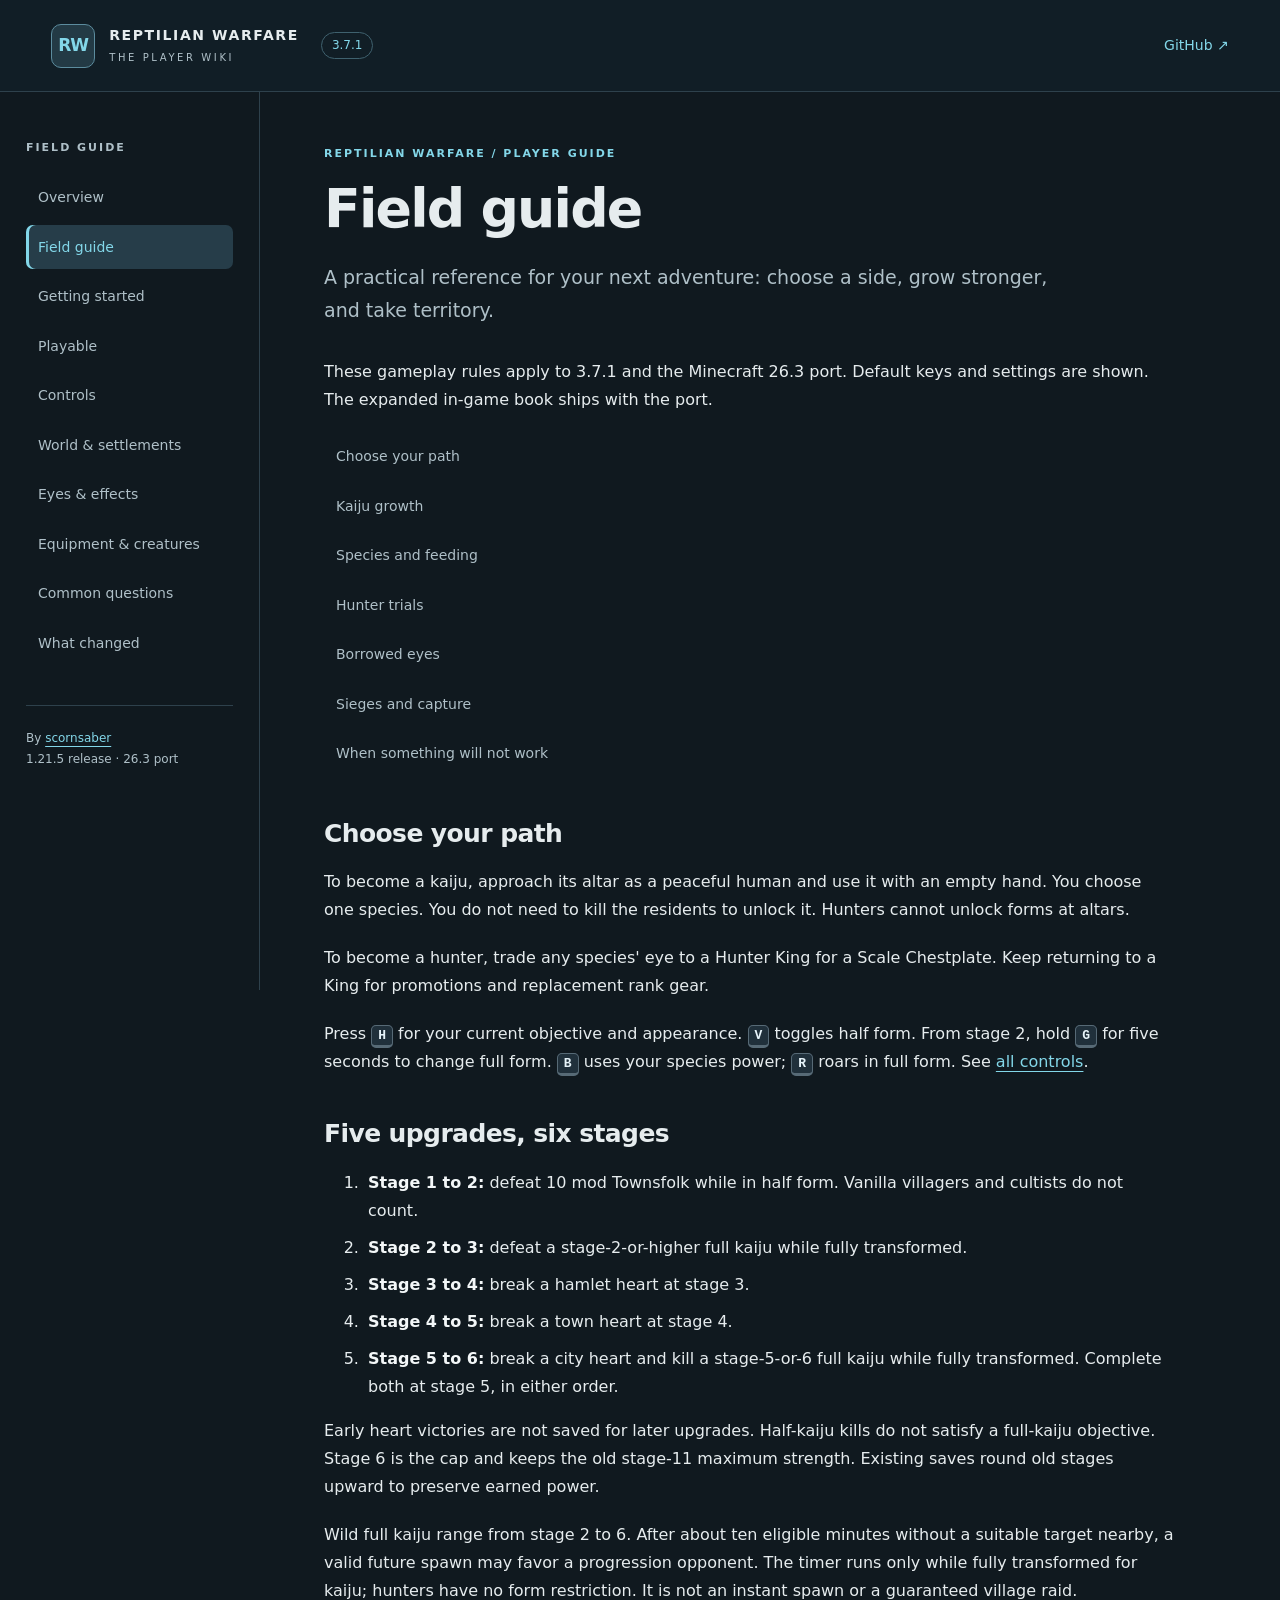
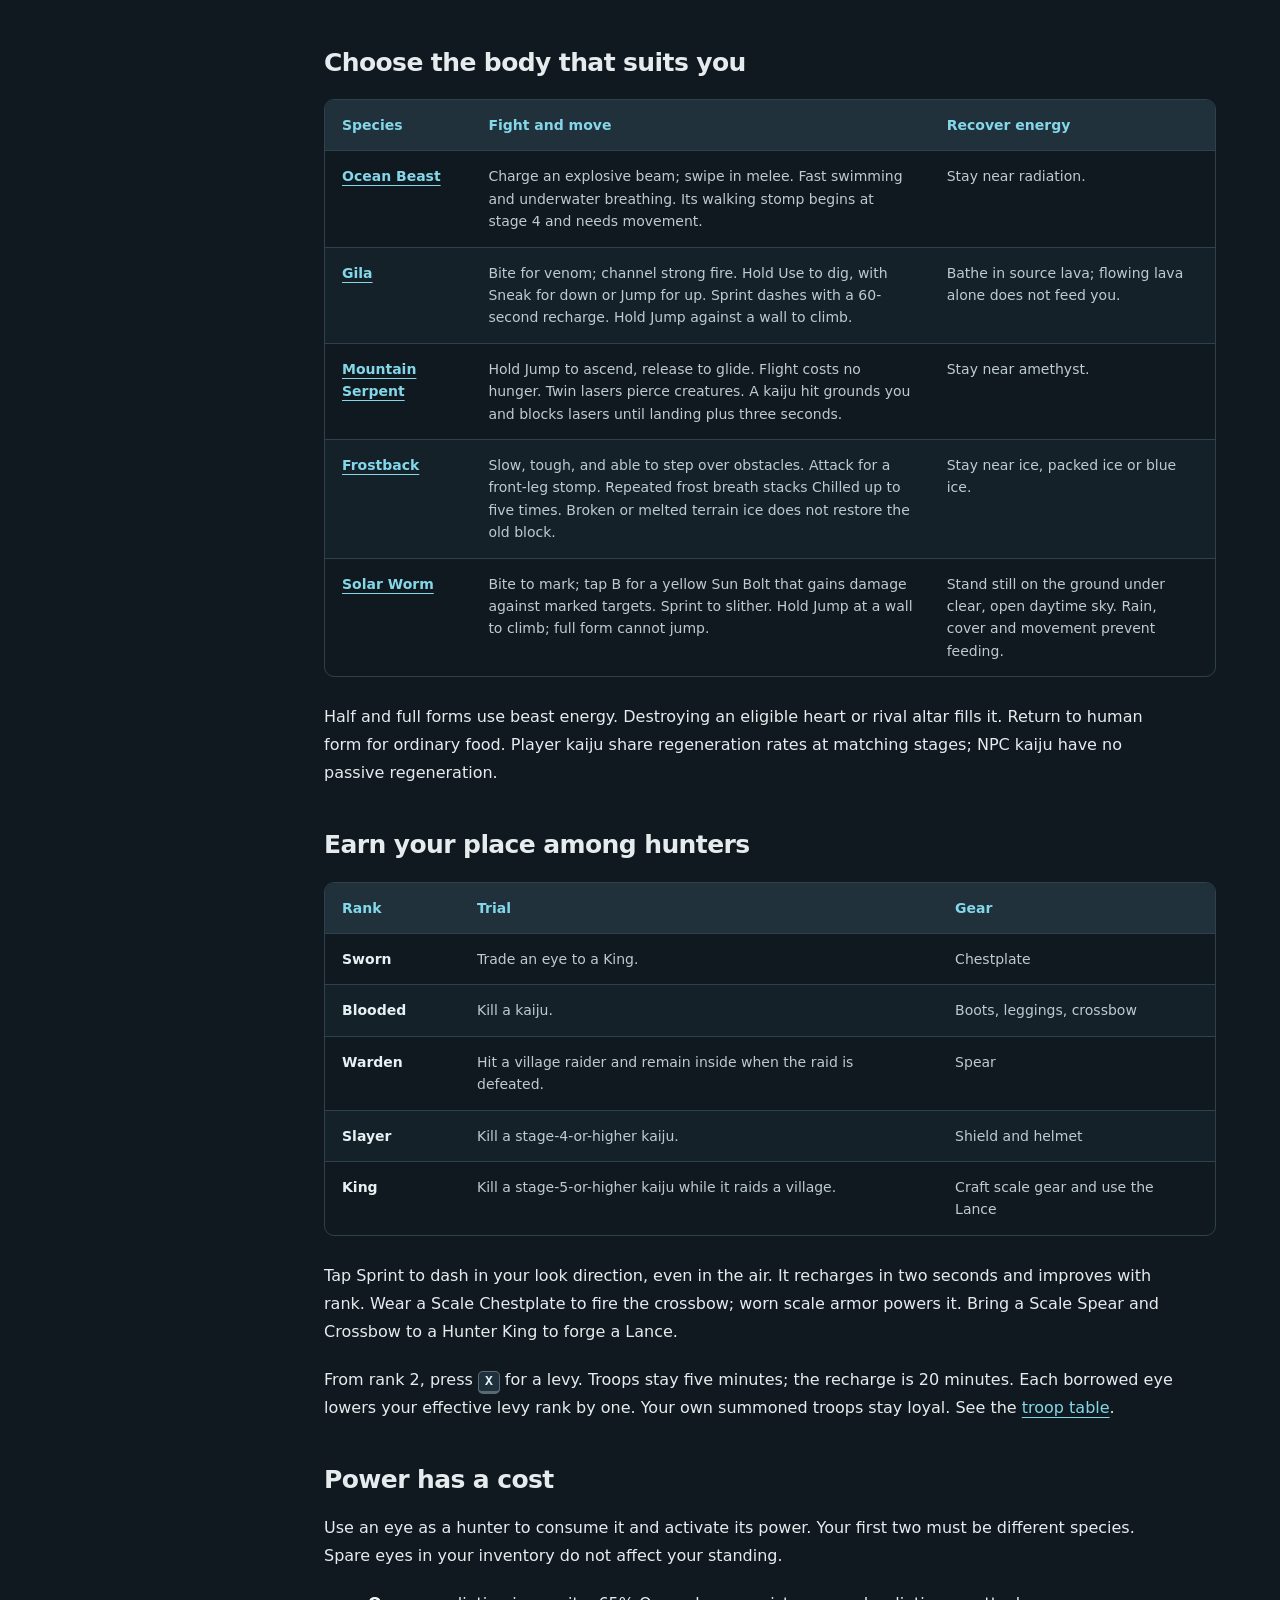
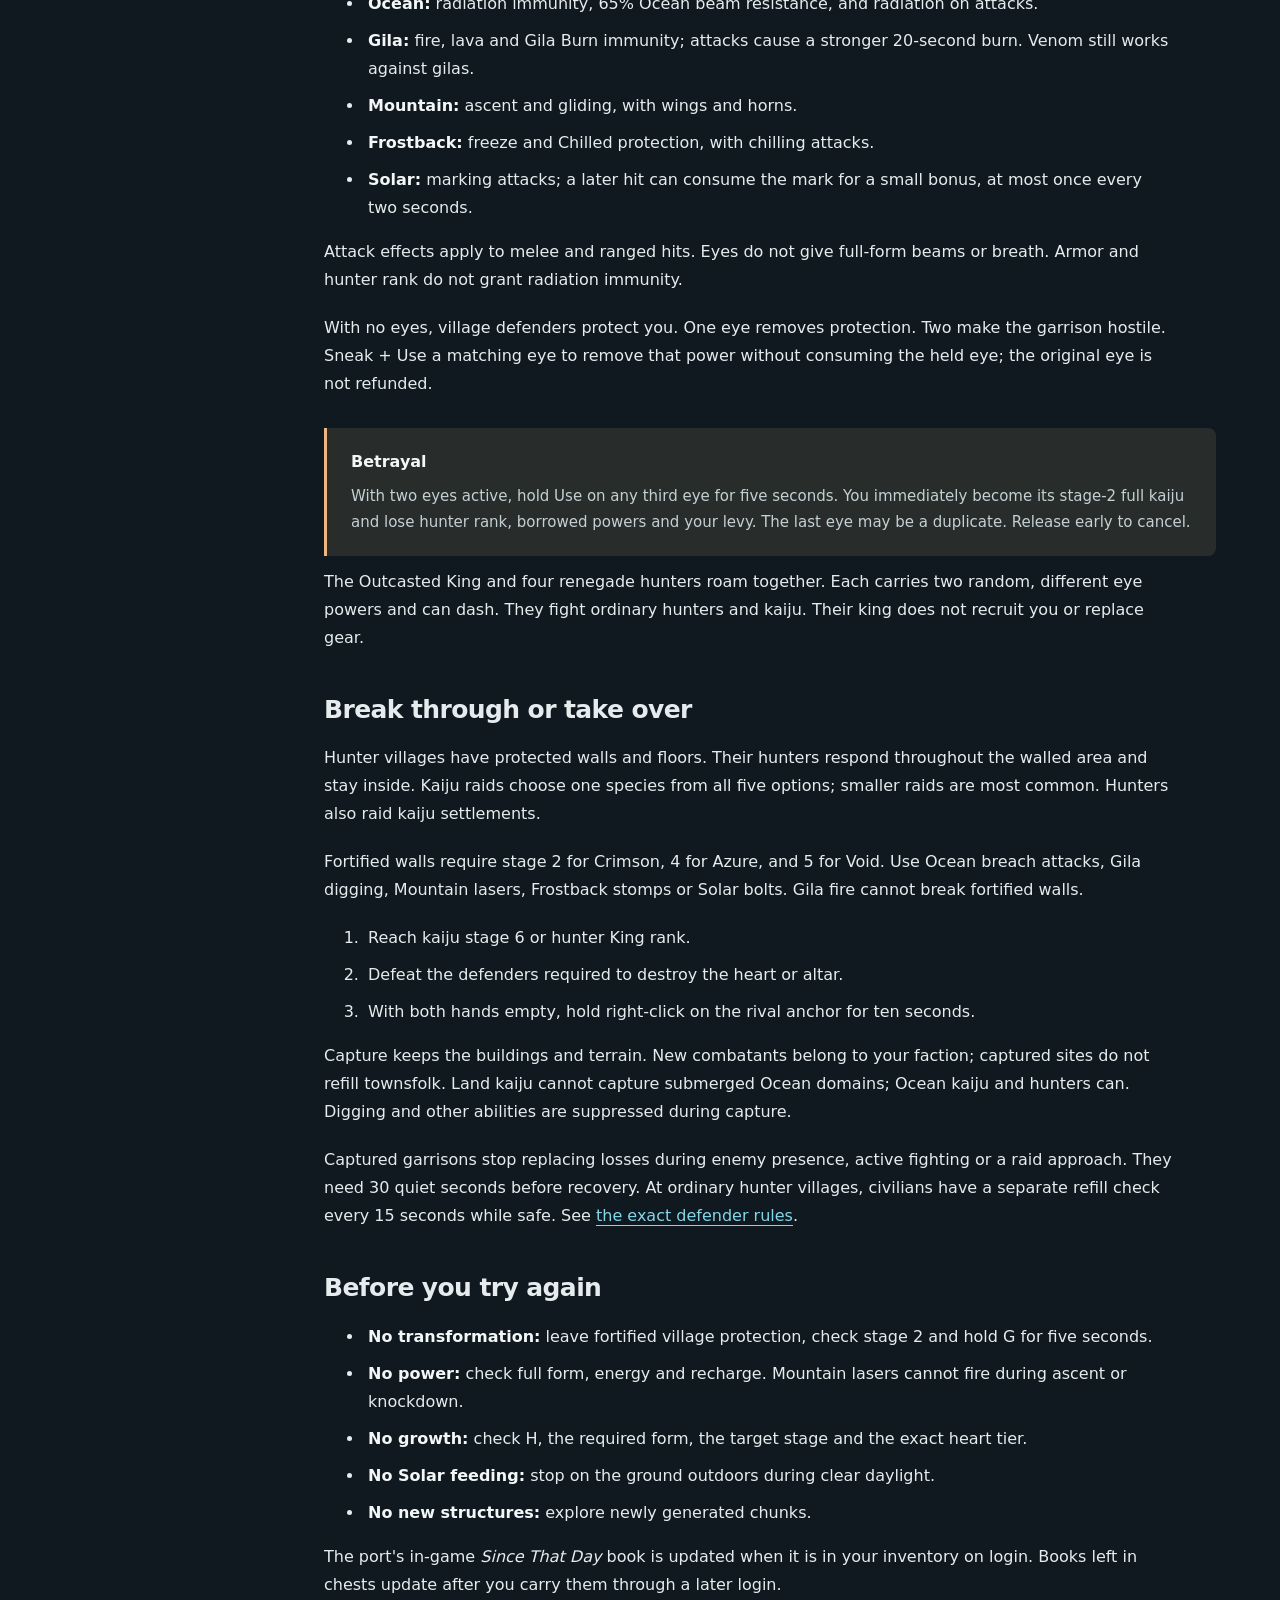
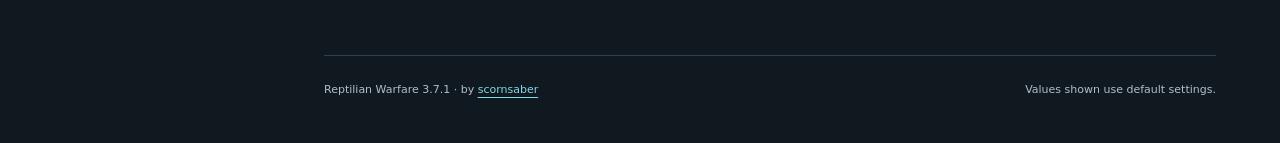
<file: field-guide.html>
<!doctype html>
<html lang="en"><head><meta charset="utf-8"><meta name="viewport" content="width=device-width, initial-scale=1"><meta name="author" content="scornsaber"><meta name="description" content="A complete practical field guide to all five kaiju, hunter progression, eyes and settlement capture."><meta name="theme-color" content="#101b22"><title>Field guide · Reptilian Warfare Wiki</title><link rel="icon" href="assets/blue_reptilian_eye.png"><link rel="stylesheet" href="assets/style.css"><script src="assets/wiki.js" defer></script></head>
<body><a class="skip" href="#main">Skip to content</a><header class="topbar"><a class="brand" href="index.html"><span class="brand-mark" aria-hidden="true">RW</span><span>REPTILIAN WARFARE<small>THE PLAYER WIKI</small></span></a><span class="version">3.7.1</span><a class="github" href="https://github.com/scornsaber/reptilian-warfare-wiki">GitHub ↗</a></header>
<div class="layout"><aside class="sidebar"><div class="nav-label">FIELD GUIDE</div><nav aria-label="Wiki pages"><a href="index.html">Overview</a><a href="field-guide.html" aria-current="page">Field guide</a><a href="getting-started.html">Getting started</a><a href="playable.html">Playable</a><a href="controls.html">Controls</a><a href="world.html">World & settlements</a><a href="eyes.html">Eyes & effects</a><a href="equipment.html">Equipment & creatures</a><a href="faq.html">Common questions</a><a href="changelog.html">What changed</a></nav><div class="sidebar-foot">By <a href="https://github.com/scornsaber">scornsaber</a><br>1.21.5 release · 26.3 port</div></aside><main id="main" class=""><div class="eyebrow">REPTILIAN WARFARE / PLAYER GUIDE</div><h1>Field guide</h1><p class="intro">A practical reference for your next adventure: choose a side, grow stronger, and take territory.</p>
<p>These gameplay rules apply to 3.7.1 and the Minecraft 26.3 port. Default keys and settings are shown. The expanded in-game book ships with the port.</p>
<nav aria-label="Field guide chapters"><a href="#start">Choose your path</a><a href="#growth">Kaiju growth</a><a href="#species">Species and feeding</a><a href="#hunters">Hunter trials</a><a href="#eyes">Borrowed eyes</a><a href="#sieges">Sieges and capture</a><a href="#trouble">When something will not work</a></nav>
<h2 id="start">Choose your path</h2><p>To become a kaiju, approach its altar as a peaceful human and use it with an empty hand. You choose one species. You do not need to kill the residents to unlock it. Hunters cannot unlock forms at altars.</p><p>To become a hunter, trade any species' eye to a Hunter King for a Scale Chestplate. Keep returning to a King for promotions and replacement rank gear.</p>
<p>Press <kbd>H</kbd> for your current objective and appearance. <kbd>V</kbd> toggles half form. From stage 2, hold <kbd>G</kbd> for five seconds to change full form. <kbd>B</kbd> uses your species power; <kbd>R</kbd> roars in full form. See <a href="controls.html">all controls</a>.</p>
<h2 id="growth">Five upgrades, six stages</h2><ol><li><strong>Stage 1 to 2:</strong> defeat 10 mod Townsfolk while in half form. Vanilla villagers and cultists do not count.</li><li><strong>Stage 2 to 3:</strong> defeat a stage-2-or-higher full kaiju while fully transformed.</li><li><strong>Stage 3 to 4:</strong> break a hamlet heart at stage 3.</li><li><strong>Stage 4 to 5:</strong> break a town heart at stage 4.</li><li><strong>Stage 5 to 6:</strong> break a city heart and kill a stage-5-or-6 full kaiju while fully transformed. Complete both at stage 5, in either order.</li></ol>
<p>Early heart victories are not saved for later upgrades. Half-kaiju kills do not satisfy a full-kaiju objective. Stage 6 is the cap and keeps the old stage-11 maximum strength. Existing saves round old stages upward to preserve earned power.</p>
<p>Wild full kaiju range from stage 2 to 6. After about ten eligible minutes without a suitable target nearby, a valid future spawn may favor a progression opponent. The timer runs only while fully transformed for kaiju; hunters have no form restriction. It is not an instant spawn or a guaranteed village raid.</p>
<h2 id="species">Choose the body that suits you</h2><div class="table-wrap"><table><thead><tr><th>Species</th><th>Fight and move</th><th>Recover energy</th></tr></thead><tbody>
<tr><td><a href="ocean.html">Ocean Beast</a></td><td>Charge an explosive beam; swipe in melee. Fast swimming and underwater breathing. Its walking stomp begins at stage 4 and needs movement.</td><td>Stay near radiation.</td></tr>
<tr><td><a href="gila.html">Gila</a></td><td>Bite for venom; channel strong fire. Hold Use to dig, with Sneak for down or Jump for up. Sprint dashes with a 60-second recharge. Hold Jump against a wall to climb.</td><td>Bathe in source lava; flowing lava alone does not feed you.</td></tr>
<tr><td><a href="mountain.html">Mountain Serpent</a></td><td>Hold Jump to ascend, release to glide. Flight costs no hunger. Twin lasers pierce creatures. A kaiju hit grounds you and blocks lasers until landing plus three seconds.</td><td>Stay near amethyst.</td></tr>
<tr><td><a href="frostback.html">Frostback</a></td><td>Slow, tough, and able to step over obstacles. Attack for a front-leg stomp. Repeated frost breath stacks Chilled up to five times. Broken or melted terrain ice does not restore the old block.</td><td>Stay near ice, packed ice or blue ice.</td></tr>
<tr><td><a href="solar.html">Solar Worm</a></td><td>Bite to mark; tap B for a yellow Sun Bolt that gains damage against marked targets. Sprint to slither. Hold Jump at a wall to climb; full form cannot jump.</td><td>Stand still on the ground under clear, open daytime sky. Rain, cover and movement prevent feeding.</td></tr>
</tbody></table></div>
<p>Half and full forms use beast energy. Destroying an eligible heart or rival altar fills it. Return to human form for ordinary food. Player kaiju share regeneration rates at matching stages; NPC kaiju have no passive regeneration.</p>
<h2 id="hunters">Earn your place among hunters</h2><div class="table-wrap"><table><thead><tr><th>Rank</th><th>Trial</th><th>Gear</th></tr></thead><tbody><tr><td>Sworn</td><td>Trade an eye to a King.</td><td>Chestplate</td></tr><tr><td>Blooded</td><td>Kill a kaiju.</td><td>Boots, leggings, crossbow</td></tr><tr><td>Warden</td><td>Hit a village raider and remain inside when the raid is defeated.</td><td>Spear</td></tr><tr><td>Slayer</td><td>Kill a stage-4-or-higher kaiju.</td><td>Shield and helmet</td></tr><tr><td>King</td><td>Kill a stage-5-or-higher kaiju while it raids a village.</td><td>Craft scale gear and use the Lance</td></tr></tbody></table></div>
<p>Tap Sprint to dash in your look direction, even in the air. It recharges in two seconds and improves with rank. Wear a Scale Chestplate to fire the crossbow; worn scale armor powers it. Bring a Scale Spear and Crossbow to a Hunter King to forge a Lance.</p><p>From rank 2, press <kbd>X</kbd> for a levy. Troops stay five minutes; the recharge is 20 minutes. Each borrowed eye lowers your effective levy rank by one. Your own summoned troops stay loyal. See the <a href="playable.html#hunter">troop table</a>.</p>
<h2 id="eyes">Power has a cost</h2><p>Use an eye as a hunter to consume it and activate its power. Your first two must be different species. Spare eyes in your inventory do not affect your standing.</p><ul><li><strong>Ocean:</strong> radiation immunity, 65% Ocean beam resistance, and radiation on attacks.</li><li><strong>Gila:</strong> fire, lava and Gila Burn immunity; attacks cause a stronger 20-second burn. Venom still works against gilas.</li><li><strong>Mountain:</strong> ascent and gliding, with wings and horns.</li><li><strong>Frostback:</strong> freeze and Chilled protection, with chilling attacks.</li><li><strong>Solar:</strong> marking attacks; a later hit can consume the mark for a small bonus, at most once every two seconds.</li></ul>
<p>Attack effects apply to melee and ranged hits. Eyes do not give full-form beams or breath. Armor and hunter rank do not grant radiation immunity.</p><p>With no eyes, village defenders protect you. One eye removes protection. Two make the garrison hostile. Sneak + Use a matching eye to remove that power without consuming the held eye; the original eye is not refunded.</p><aside class="note"><strong>Betrayal</strong><p>With two eyes active, hold Use on any third eye for five seconds. You immediately become its stage-2 full kaiju and lose hunter rank, borrowed powers and your levy. The last eye may be a duplicate. Release early to cancel.</p></aside>
<p>The Outcasted King and four renegade hunters roam together. Each carries two random, different eye powers and can dash. They fight ordinary hunters and kaiju. Their king does not recruit you or replace gear.</p>
<h2 id="sieges">Break through or take over</h2><p>Hunter villages have protected walls and floors. Their hunters respond throughout the walled area and stay inside. Kaiju raids choose one species from all five options; smaller raids are most common. Hunters also raid kaiju settlements.</p><p>Fortified walls require stage 2 for Crimson, 4 for Azure, and 5 for Void. Use Ocean breach attacks, Gila digging, Mountain lasers, Frostback stomps or Solar bolts. Gila fire cannot break fortified walls.</p><ol><li>Reach kaiju stage 6 or hunter King rank.</li><li>Defeat the defenders required to destroy the heart or altar.</li><li>With both hands empty, hold right-click on the rival anchor for ten seconds.</li></ol>
<p>Capture keeps the buildings and terrain. New combatants belong to your faction; captured sites do not refill townsfolk. Land kaiju cannot capture submerged Ocean domains; Ocean kaiju and hunters can. Digging and other abilities are suppressed during capture.</p><p>Captured garrisons stop replacing losses during enemy presence, active fighting or a raid approach. They need 30 quiet seconds before recovery. At ordinary hunter villages, civilians have a separate refill check every 15 seconds while safe. See <a href="world.html#capture">the exact defender rules</a>.</p>
<h2 id="trouble">Before you try again</h2><ul><li><strong>No transformation:</strong> leave fortified village protection, check stage 2 and hold G for five seconds.</li><li><strong>No power:</strong> check full form, energy and recharge. Mountain lasers cannot fire during ascent or knockdown.</li><li><strong>No growth:</strong> check H, the required form, the target stage and the exact heart tier.</li><li><strong>No Solar feeding:</strong> stop on the ground outdoors during clear daylight.</li><li><strong>No new structures:</strong> explore newly generated chunks.</li></ul>
<p>The port's in-game <em>Since That Day</em> book is updated when it is in your inventory on login. Books left in chests update after you carry them through a later login.</p><footer><span>Reptilian Warfare 3.7.1 · by <a href="https://github.com/scornsaber">scornsaber</a></span><span>Values shown use default settings.</span></footer></main></div></body></html>
</file>
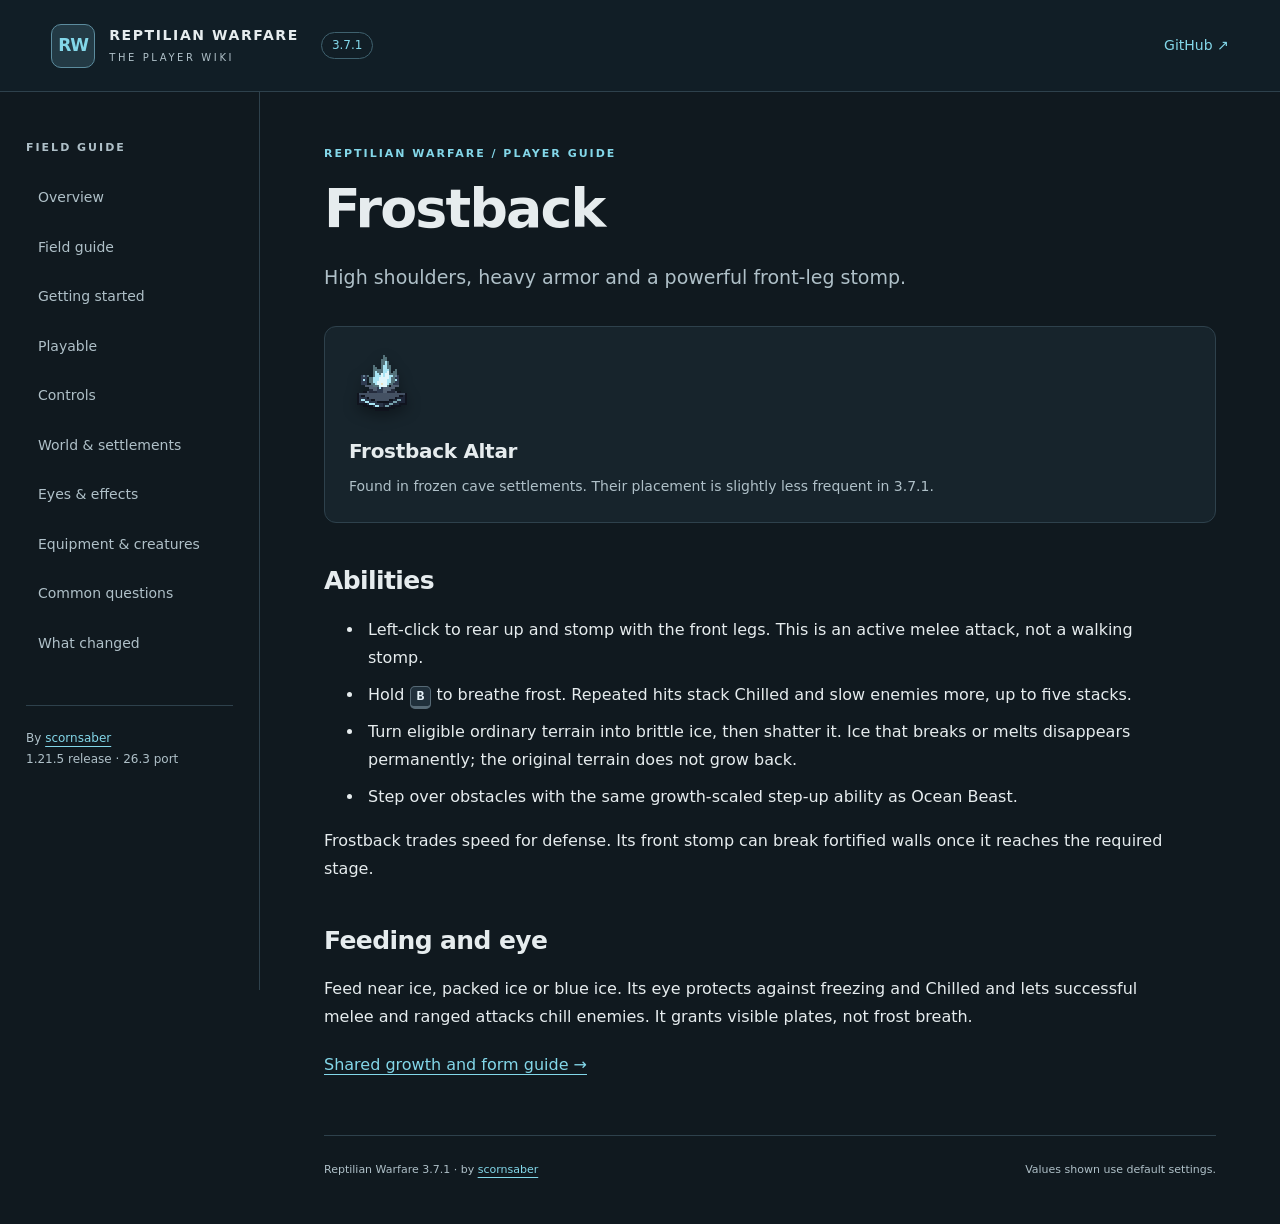
<file: frostback.html>
<!doctype html>
<html lang="en"><head><meta charset="utf-8"><meta name="viewport" content="width=device-width, initial-scale=1"><meta name="author" content="scornsaber"><meta name="description" content="High shoulders, heavy armor and a powerful front-leg stomp."><meta name="theme-color" content="#101b22"><title>Frostback · Reptilian Warfare Wiki</title><link rel="icon" href="assets/blue_reptilian_eye.png"><link rel="stylesheet" href="assets/style.css"><script src="assets/wiki.js" defer></script></head>
<body><a class="skip" href="#main">Skip to content</a><header class="topbar"><a class="brand" href="index.html"><span class="brand-mark" aria-hidden="true">RW</span><span>REPTILIAN WARFARE<small>THE PLAYER WIKI</small></span></a><span class="version">3.7.1</span><a class="github" href="https://github.com/scornsaber/reptilian-warfare-wiki">GitHub ↗</a></header>
<div class="layout"><aside class="sidebar"><div class="nav-label">FIELD GUIDE</div><nav aria-label="Wiki pages"><a href="index.html">Overview</a><a href="field-guide.html">Field guide</a><a href="getting-started.html">Getting started</a><a href="playable.html">Playable</a><a href="controls.html">Controls</a><a href="world.html">World & settlements</a><a href="eyes.html">Eyes & effects</a><a href="equipment.html">Equipment & creatures</a><a href="faq.html">Common questions</a><a href="changelog.html">What changed</a></nav><div class="sidebar-foot">By <a href="https://github.com/scornsaber">scornsaber</a><br>1.21.5 release · 26.3 port</div></aside><main id="main" class=""><div class="eyebrow">REPTILIAN WARFARE / PLAYER GUIDE</div><h1>Frostback</h1><p class="intro">High shoulders, heavy armor and a powerful front-leg stomp.</p><section class="card"><img class="item-icon" src="assets/frostback_altar.png" alt="" width="64" height="64"><h3>Frostback Altar</h3><p>Found in frozen cave settlements. Their placement is slightly less frequent in 3.7.1.</p></section><h2>Abilities</h2><ul><li>Left-click to rear up and stomp with the front legs. This is an active melee attack, not a walking stomp.</li><li>Hold <kbd>B</kbd> to breathe frost. Repeated hits stack Chilled and slow enemies more, up to five stacks.</li><li>Turn eligible ordinary terrain into brittle ice, then shatter it. Ice that breaks or melts disappears permanently; the original terrain does not grow back.</li><li>Step over obstacles with the same growth-scaled step-up ability as Ocean Beast.</li></ul><p>Frostback trades speed for defense. Its front stomp can break fortified walls once it reaches the required stage.</p><h2>Feeding and eye</h2><p>Feed near ice, packed ice or blue ice. Its eye protects against freezing and Chilled and lets successful melee and ranged attacks chill enemies. It grants visible plates, not frost breath.</p><p><a href="playable.html#kaiju">Shared growth and form guide →</a></p><footer><span>Reptilian Warfare 3.7.1 · by <a href="https://github.com/scornsaber">scornsaber</a></span><span>Values shown use default settings.</span></footer></main></div></body></html>
</file>
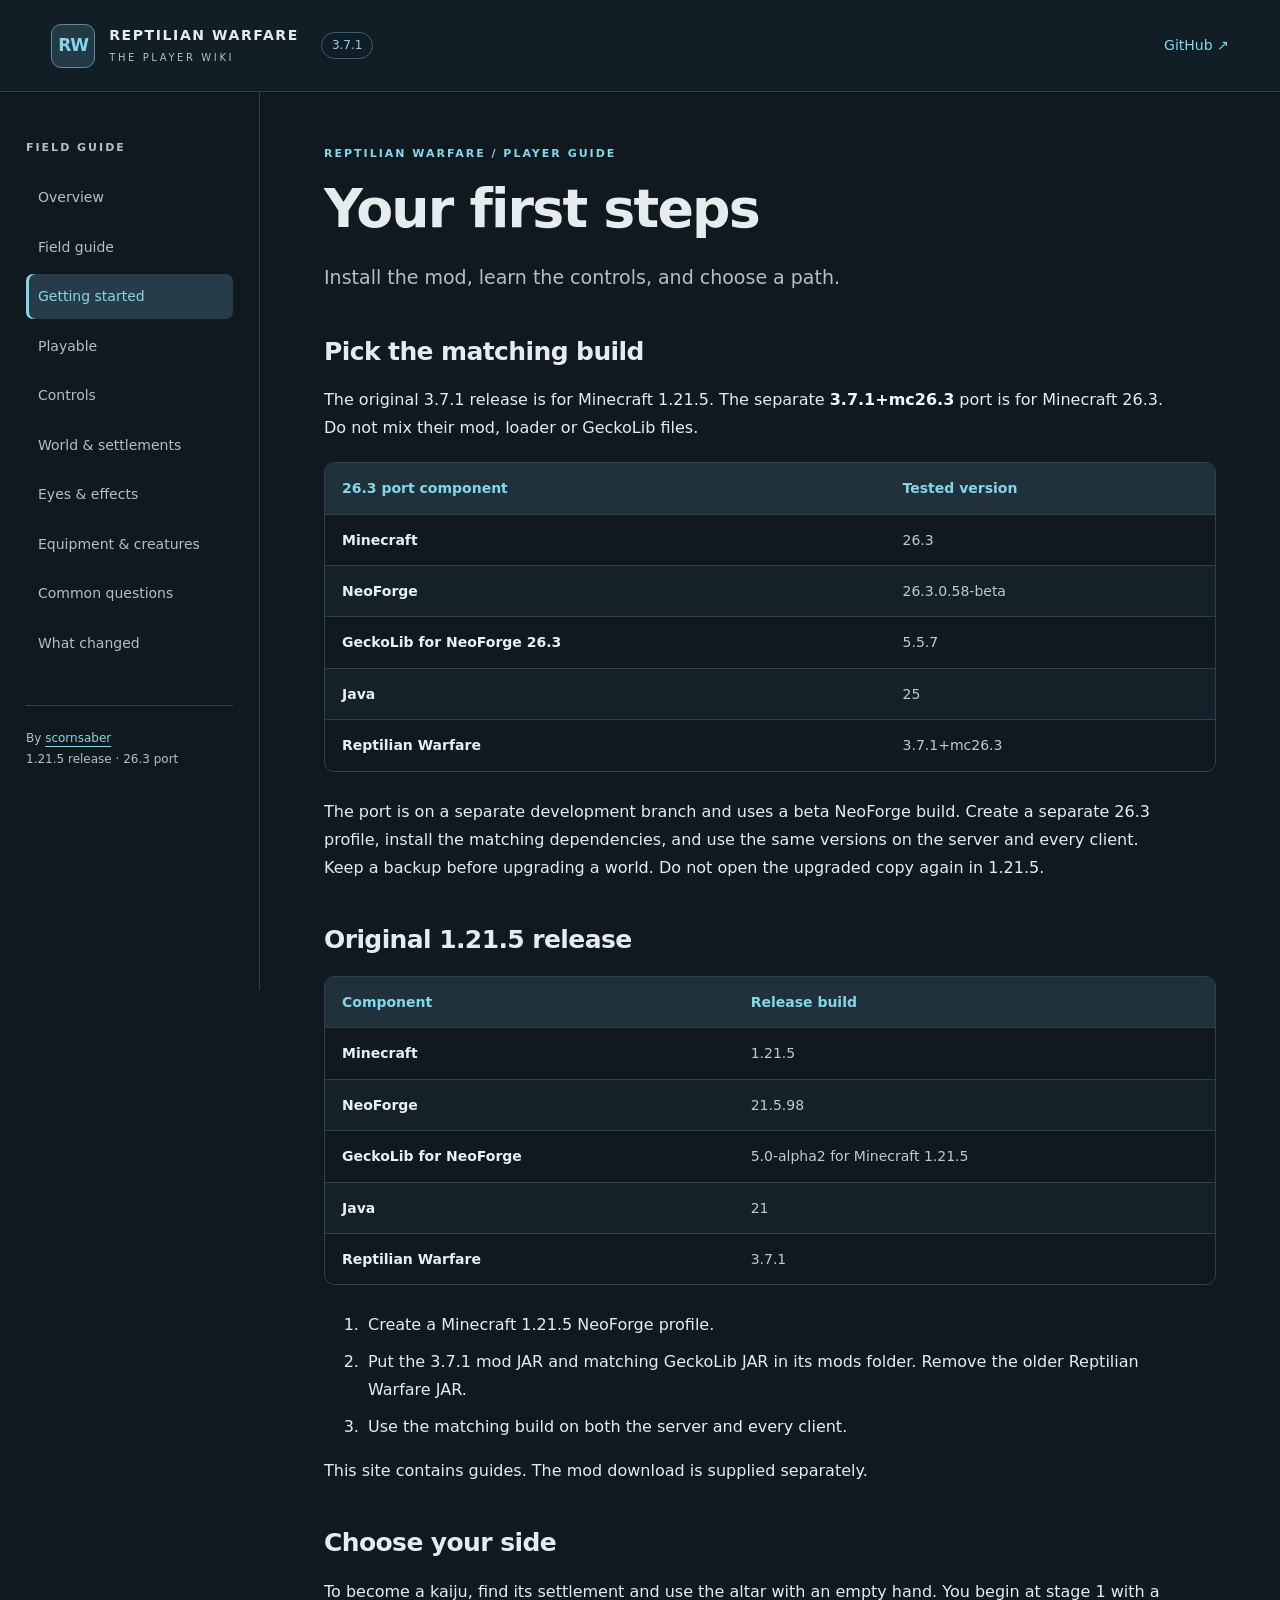
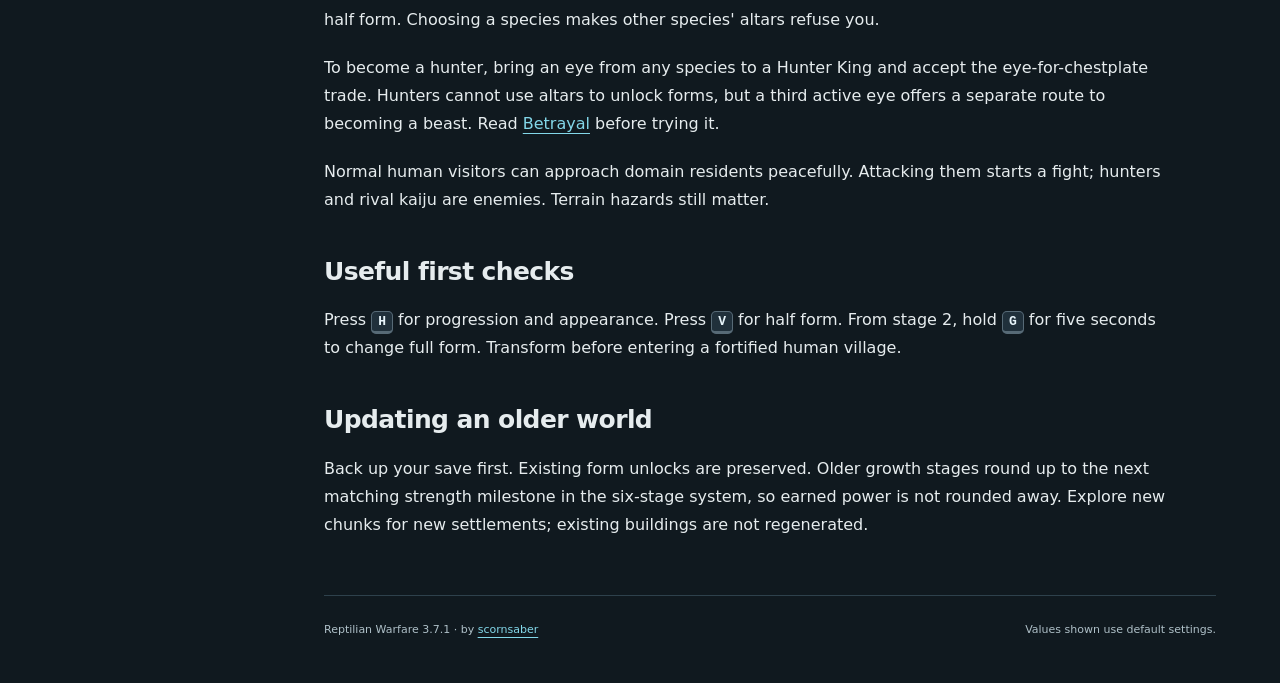
<file: getting-started.html>
<!doctype html>
<html lang="en"><head><meta charset="utf-8"><meta name="viewport" content="width=device-width, initial-scale=1"><meta name="author" content="scornsaber"><meta name="description" content="Install the mod, learn the controls, and choose a path."><meta name="theme-color" content="#101b22"><title>Your first steps · Reptilian Warfare Wiki</title><link rel="icon" href="assets/blue_reptilian_eye.png"><link rel="stylesheet" href="assets/style.css"><script src="assets/wiki.js" defer></script></head>
<body><a class="skip" href="#main">Skip to content</a><header class="topbar"><a class="brand" href="index.html"><span class="brand-mark" aria-hidden="true">RW</span><span>REPTILIAN WARFARE<small>THE PLAYER WIKI</small></span></a><span class="version">3.7.1</span><a class="github" href="https://github.com/scornsaber/reptilian-warfare-wiki">GitHub ↗</a></header>
<div class="layout"><aside class="sidebar"><div class="nav-label">FIELD GUIDE</div><nav aria-label="Wiki pages"><a href="index.html">Overview</a><a href="field-guide.html">Field guide</a><a href="getting-started.html" aria-current="page">Getting started</a><a href="playable.html">Playable</a><a href="controls.html">Controls</a><a href="world.html">World & settlements</a><a href="eyes.html">Eyes & effects</a><a href="equipment.html">Equipment & creatures</a><a href="faq.html">Common questions</a><a href="changelog.html">What changed</a></nav><div class="sidebar-foot">By <a href="https://github.com/scornsaber">scornsaber</a><br>1.21.5 release · 26.3 port</div></aside><main id="main" class=""><div class="eyebrow">REPTILIAN WARFARE / PLAYER GUIDE</div><h1>Your first steps</h1><p class="intro">Install the mod, learn the controls, and choose a path.</p><h2>Pick the matching build</h2><p>The original 3.7.1 release is for Minecraft 1.21.5. The separate <strong>3.7.1+mc26.3</strong> port is for Minecraft 26.3. Do not mix their mod, loader or GeckoLib files.</p><div class="table-wrap"><table><thead><tr><th>26.3 port component</th><th>Tested version</th></tr></thead><tbody><tr><td>Minecraft</td><td>26.3</td></tr><tr><td>NeoForge</td><td>26.3.0.58-beta</td></tr><tr><td>GeckoLib for NeoForge 26.3</td><td>5.5.7</td></tr><tr><td>Java</td><td>25</td></tr><tr><td>Reptilian Warfare</td><td>3.7.1+mc26.3</td></tr></tbody></table></div><p>The port is on a separate development branch and uses a beta NeoForge build. Create a separate 26.3 profile, install the matching dependencies, and use the same versions on the server and every client. Keep a backup before upgrading a world. Do not open the upgraded copy again in 1.21.5.</p><h2>Original 1.21.5 release</h2><div class="table-wrap"><table><thead><tr><th scope="col">Component</th><th scope="col">Release build</th></tr></thead><tbody><tr><td>Minecraft</td><td>1.21.5</td></tr><tr><td>NeoForge</td><td>21.5.98</td></tr><tr><td>GeckoLib for NeoForge</td><td>5.0-alpha2 for Minecraft 1.21.5</td></tr><tr><td>Java</td><td>21</td></tr><tr><td>Reptilian Warfare</td><td>3.7.1</td></tr></tbody></table></div><ol><li>Create a Minecraft 1.21.5 NeoForge profile.</li><li>Put the 3.7.1 mod JAR and matching GeckoLib JAR in its mods folder. Remove the older Reptilian Warfare JAR.</li><li>Use the matching build on both the server and every client.</li></ol><p>This site contains guides. The mod download is supplied separately.</p><h2>Choose your side</h2><p>To become a kaiju, find its settlement and use the altar with an empty hand. You begin at stage 1 with a half form. Choosing a species makes other species' altars refuse you.</p><p>To become a hunter, bring an eye from any species to a Hunter King and accept the eye-for-chestplate trade. Hunters cannot use altars to unlock forms, but a third active eye offers a separate route to becoming a beast. Read <a href="eyes.html">Betrayal</a> before trying it.</p><p>Normal human visitors can approach domain residents peacefully. Attacking them starts a fight; hunters and rival kaiju are enemies. Terrain hazards still matter.</p><h2>Useful first checks</h2><p>Press <kbd>H</kbd> for progression and appearance. Press <kbd>V</kbd> for half form. From stage 2, hold <kbd>G</kbd> for five seconds to change full form. Transform before entering a fortified human village.</p><h2>Updating an older world</h2><p>Back up your save first. Existing form unlocks are preserved. Older growth stages round up to the next matching strength milestone in the six-stage system, so earned power is not rounded away. Explore new chunks for new settlements; existing buildings are not regenerated.</p><footer><span>Reptilian Warfare 3.7.1 · by <a href="https://github.com/scornsaber">scornsaber</a></span><span>Values shown use default settings.</span></footer></main></div></body></html>
</file>
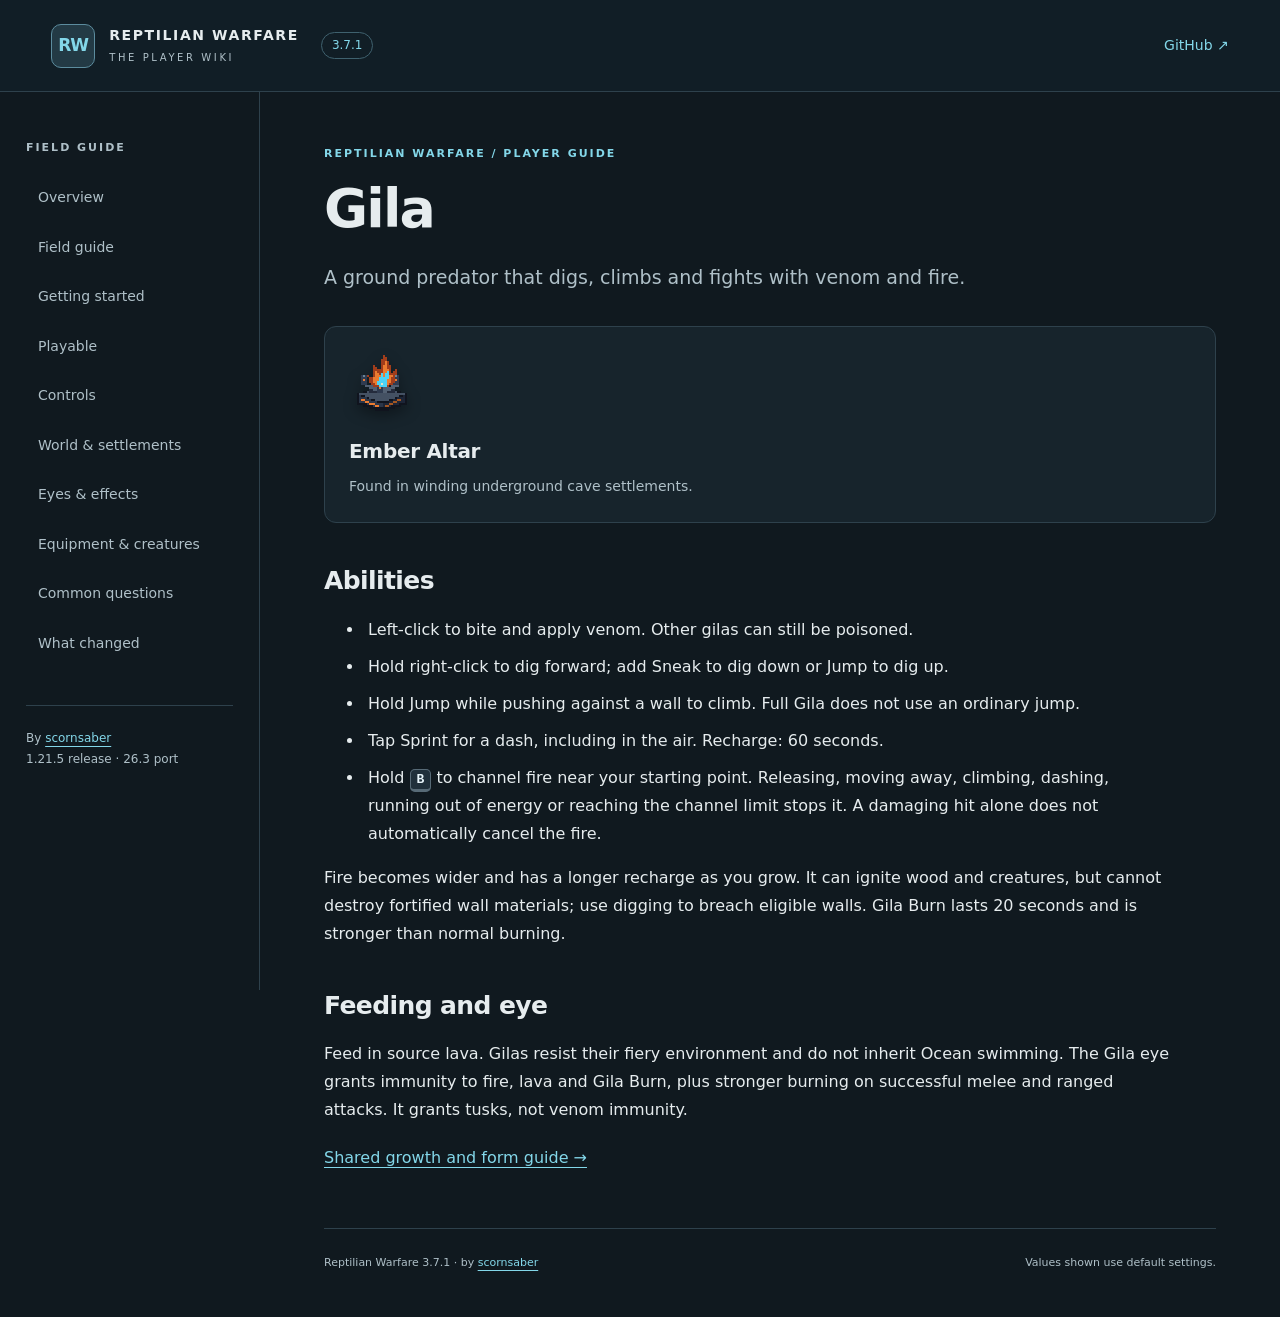
<file: gila.html>
<!doctype html>
<html lang="en"><head><meta charset="utf-8"><meta name="viewport" content="width=device-width, initial-scale=1"><meta name="author" content="scornsaber"><meta name="description" content="A ground predator that digs, climbs and fights with venom and fire."><meta name="theme-color" content="#101b22"><title>Gila · Reptilian Warfare Wiki</title><link rel="icon" href="assets/blue_reptilian_eye.png"><link rel="stylesheet" href="assets/style.css"><script src="assets/wiki.js" defer></script></head>
<body><a class="skip" href="#main">Skip to content</a><header class="topbar"><a class="brand" href="index.html"><span class="brand-mark" aria-hidden="true">RW</span><span>REPTILIAN WARFARE<small>THE PLAYER WIKI</small></span></a><span class="version">3.7.1</span><a class="github" href="https://github.com/scornsaber/reptilian-warfare-wiki">GitHub ↗</a></header>
<div class="layout"><aside class="sidebar"><div class="nav-label">FIELD GUIDE</div><nav aria-label="Wiki pages"><a href="index.html">Overview</a><a href="field-guide.html">Field guide</a><a href="getting-started.html">Getting started</a><a href="playable.html">Playable</a><a href="controls.html">Controls</a><a href="world.html">World & settlements</a><a href="eyes.html">Eyes & effects</a><a href="equipment.html">Equipment & creatures</a><a href="faq.html">Common questions</a><a href="changelog.html">What changed</a></nav><div class="sidebar-foot">By <a href="https://github.com/scornsaber">scornsaber</a><br>1.21.5 release · 26.3 port</div></aside><main id="main" class=""><div class="eyebrow">REPTILIAN WARFARE / PLAYER GUIDE</div><h1>Gila</h1><p class="intro">A ground predator that digs, climbs and fights with venom and fire.</p><section class="card"><img class="item-icon" src="assets/ember_altar.png" alt="" width="64" height="64"><h3>Ember Altar</h3><p>Found in winding underground cave settlements.</p></section><h2>Abilities</h2><ul><li>Left-click to bite and apply venom. Other gilas can still be poisoned.</li><li>Hold right-click to dig forward; add Sneak to dig down or Jump to dig up.</li><li>Hold Jump while pushing against a wall to climb. Full Gila does not use an ordinary jump.</li><li>Tap Sprint for a dash, including in the air. Recharge: 60 seconds.</li><li>Hold <kbd>B</kbd> to channel fire near your starting point. Releasing, moving away, climbing, dashing, running out of energy or reaching the channel limit stops it. A damaging hit alone does not automatically cancel the fire.</li></ul><p>Fire becomes wider and has a longer recharge as you grow. It can ignite wood and creatures, but cannot destroy fortified wall materials; use digging to breach eligible walls. Gila Burn lasts 20 seconds and is stronger than normal burning.</p><h2>Feeding and eye</h2><p>Feed in source lava. Gilas resist their fiery environment and do not inherit Ocean swimming. The Gila eye grants immunity to fire, lava and Gila Burn, plus stronger burning on successful melee and ranged attacks. It grants tusks, not venom immunity.</p><p><a href="playable.html#kaiju">Shared growth and form guide →</a></p><footer><span>Reptilian Warfare 3.7.1 · by <a href="https://github.com/scornsaber">scornsaber</a></span><span>Values shown use default settings.</span></footer></main></div></body></html>
</file>
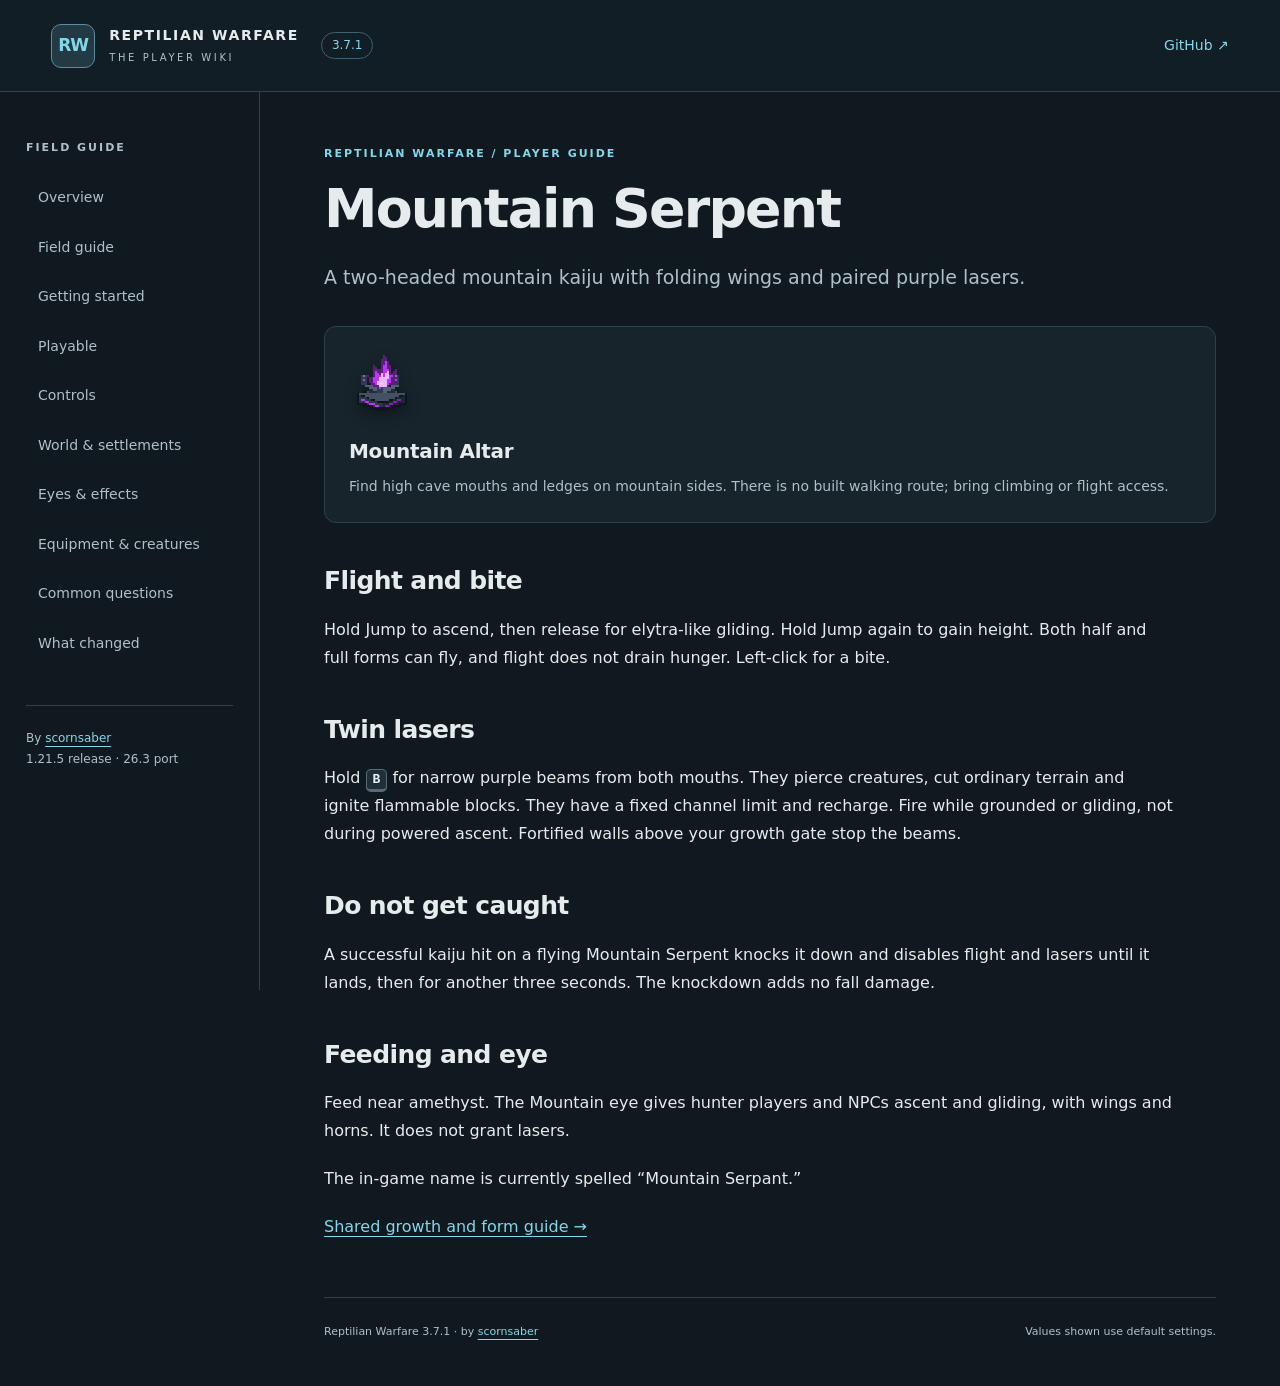
<file: mountain.html>
<!doctype html>
<html lang="en"><head><meta charset="utf-8"><meta name="viewport" content="width=device-width, initial-scale=1"><meta name="author" content="scornsaber"><meta name="description" content="A two-headed mountain kaiju with folding wings and paired purple lasers."><meta name="theme-color" content="#101b22"><title>Mountain Serpent · Reptilian Warfare Wiki</title><link rel="icon" href="assets/blue_reptilian_eye.png"><link rel="stylesheet" href="assets/style.css"><script src="assets/wiki.js" defer></script></head>
<body><a class="skip" href="#main">Skip to content</a><header class="topbar"><a class="brand" href="index.html"><span class="brand-mark" aria-hidden="true">RW</span><span>REPTILIAN WARFARE<small>THE PLAYER WIKI</small></span></a><span class="version">3.7.1</span><a class="github" href="https://github.com/scornsaber/reptilian-warfare-wiki">GitHub ↗</a></header>
<div class="layout"><aside class="sidebar"><div class="nav-label">FIELD GUIDE</div><nav aria-label="Wiki pages"><a href="index.html">Overview</a><a href="field-guide.html">Field guide</a><a href="getting-started.html">Getting started</a><a href="playable.html">Playable</a><a href="controls.html">Controls</a><a href="world.html">World & settlements</a><a href="eyes.html">Eyes & effects</a><a href="equipment.html">Equipment & creatures</a><a href="faq.html">Common questions</a><a href="changelog.html">What changed</a></nav><div class="sidebar-foot">By <a href="https://github.com/scornsaber">scornsaber</a><br>1.21.5 release · 26.3 port</div></aside><main id="main" class=""><div class="eyebrow">REPTILIAN WARFARE / PLAYER GUIDE</div><h1>Mountain Serpent</h1><p class="intro">A two-headed mountain kaiju with folding wings and paired purple lasers.</p><section class="card"><img class="item-icon" src="assets/mountain_altar.png" alt="" width="64" height="64"><h3>Mountain Altar</h3><p>Find high cave mouths and ledges on mountain sides. There is no built walking route; bring climbing or flight access.</p></section><h2>Flight and bite</h2><p>Hold Jump to ascend, then release for elytra-like gliding. Hold Jump again to gain height. Both half and full forms can fly, and flight does not drain hunger. Left-click for a bite.</p><h2>Twin lasers</h2><p>Hold <kbd>B</kbd> for narrow purple beams from both mouths. They pierce creatures, cut ordinary terrain and ignite flammable blocks. They have a fixed channel limit and recharge. Fire while grounded or gliding, not during powered ascent. Fortified walls above your growth gate stop the beams.</p><h2>Do not get caught</h2><p>A successful kaiju hit on a flying Mountain Serpent knocks it down and disables flight and lasers until it lands, then for another three seconds. The knockdown adds no fall damage.</p><h2>Feeding and eye</h2><p>Feed near amethyst. The Mountain eye gives hunter players and NPCs ascent and gliding, with wings and horns. It does not grant lasers.</p><p>The in-game name is currently spelled “Mountain Serpant.”</p><p><a href="playable.html#kaiju">Shared growth and form guide →</a></p><footer><span>Reptilian Warfare 3.7.1 · by <a href="https://github.com/scornsaber">scornsaber</a></span><span>Values shown use default settings.</span></footer></main></div></body></html>
</file>
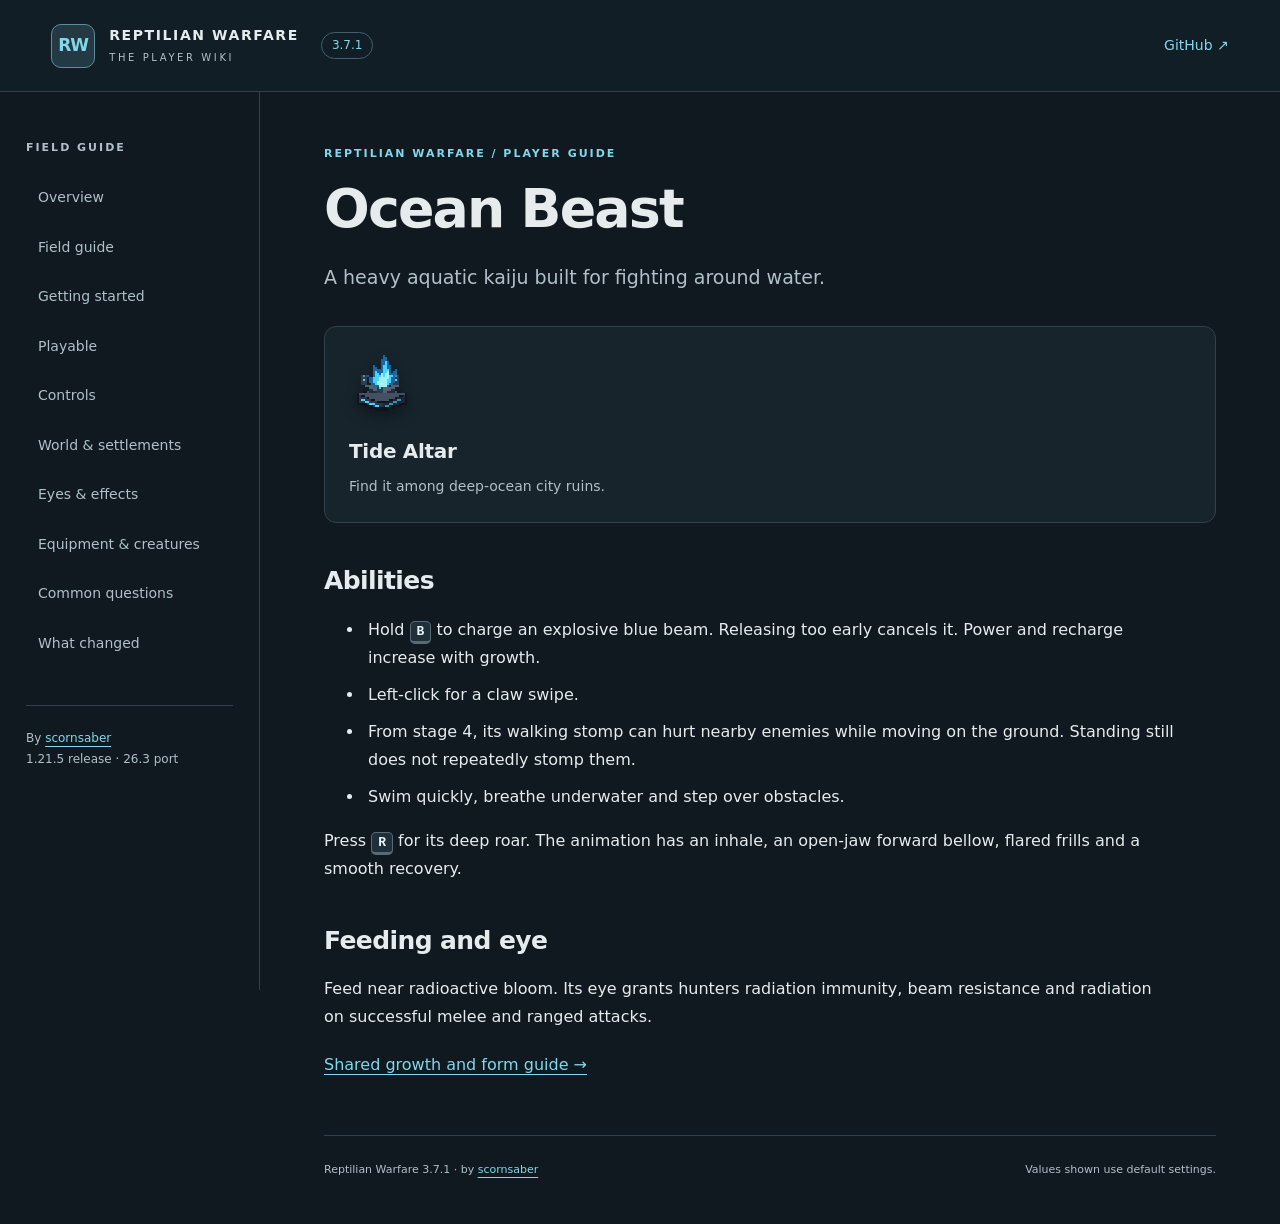
<file: ocean.html>
<!doctype html>
<html lang="en"><head><meta charset="utf-8"><meta name="viewport" content="width=device-width, initial-scale=1"><meta name="author" content="scornsaber"><meta name="description" content="A heavy aquatic kaiju built for fighting around water."><meta name="theme-color" content="#101b22"><title>Ocean Beast · Reptilian Warfare Wiki</title><link rel="icon" href="assets/blue_reptilian_eye.png"><link rel="stylesheet" href="assets/style.css"><script src="assets/wiki.js" defer></script></head>
<body><a class="skip" href="#main">Skip to content</a><header class="topbar"><a class="brand" href="index.html"><span class="brand-mark" aria-hidden="true">RW</span><span>REPTILIAN WARFARE<small>THE PLAYER WIKI</small></span></a><span class="version">3.7.1</span><a class="github" href="https://github.com/scornsaber/reptilian-warfare-wiki">GitHub ↗</a></header>
<div class="layout"><aside class="sidebar"><div class="nav-label">FIELD GUIDE</div><nav aria-label="Wiki pages"><a href="index.html">Overview</a><a href="field-guide.html">Field guide</a><a href="getting-started.html">Getting started</a><a href="playable.html">Playable</a><a href="controls.html">Controls</a><a href="world.html">World & settlements</a><a href="eyes.html">Eyes & effects</a><a href="equipment.html">Equipment & creatures</a><a href="faq.html">Common questions</a><a href="changelog.html">What changed</a></nav><div class="sidebar-foot">By <a href="https://github.com/scornsaber">scornsaber</a><br>1.21.5 release · 26.3 port</div></aside><main id="main" class=""><div class="eyebrow">REPTILIAN WARFARE / PLAYER GUIDE</div><h1>Ocean Beast</h1><p class="intro">A heavy aquatic kaiju built for fighting around water.</p><section class="card"><img class="item-icon" src="assets/tide_altar.png" alt="" width="64" height="64"><h3>Tide Altar</h3><p>Find it among deep-ocean city ruins.</p></section><h2>Abilities</h2><ul><li>Hold <kbd>B</kbd> to charge an explosive blue beam. Releasing too early cancels it. Power and recharge increase with growth.</li><li>Left-click for a claw swipe.</li><li>From stage 4, its walking stomp can hurt nearby enemies while moving on the ground. Standing still does not repeatedly stomp them.</li><li>Swim quickly, breathe underwater and step over obstacles.</li></ul><p>Press <kbd>R</kbd> for its deep roar. The animation has an inhale, an open-jaw forward bellow, flared frills and a smooth recovery.</p><h2>Feeding and eye</h2><p>Feed near radioactive bloom. Its eye grants hunters radiation immunity, beam resistance and radiation on successful melee and ranged attacks.</p><p><a href="playable.html#kaiju">Shared growth and form guide →</a></p><footer><span>Reptilian Warfare 3.7.1 · by <a href="https://github.com/scornsaber">scornsaber</a></span><span>Values shown use default settings.</span></footer></main></div></body></html>
</file>
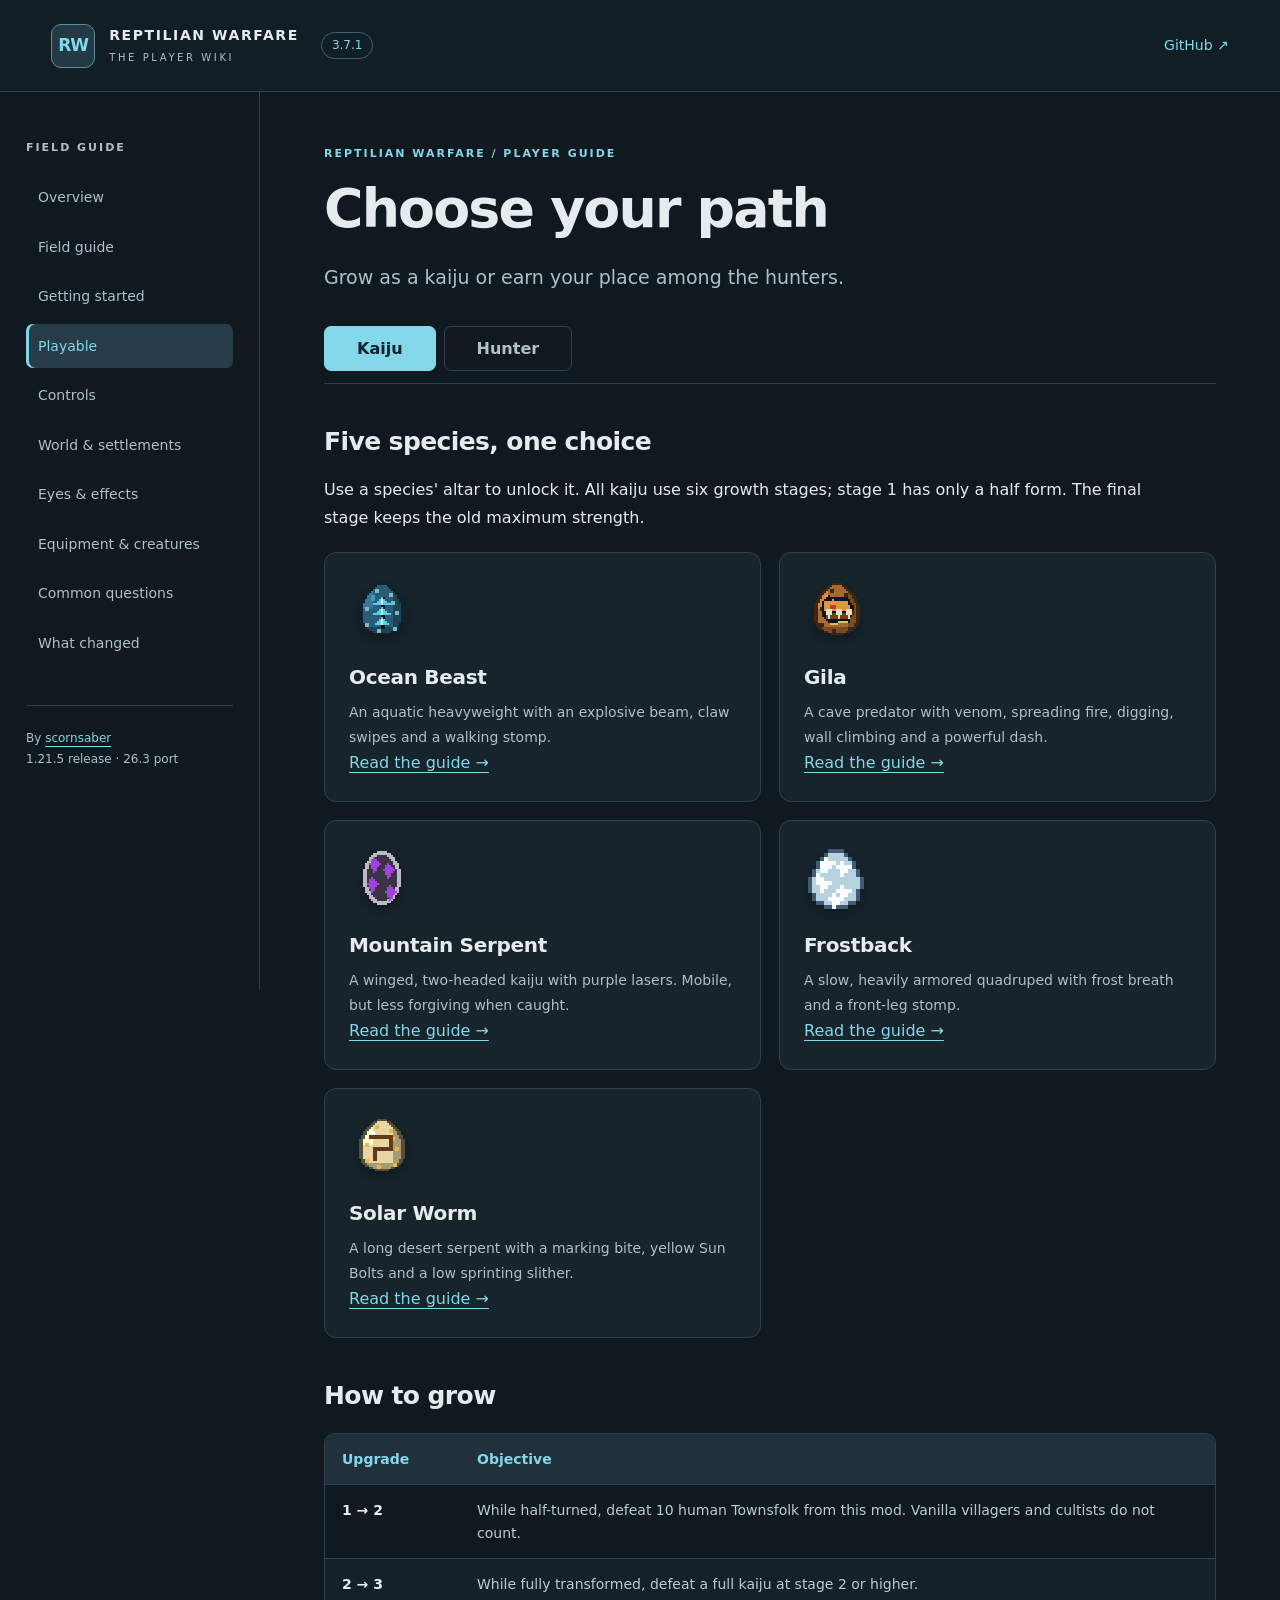
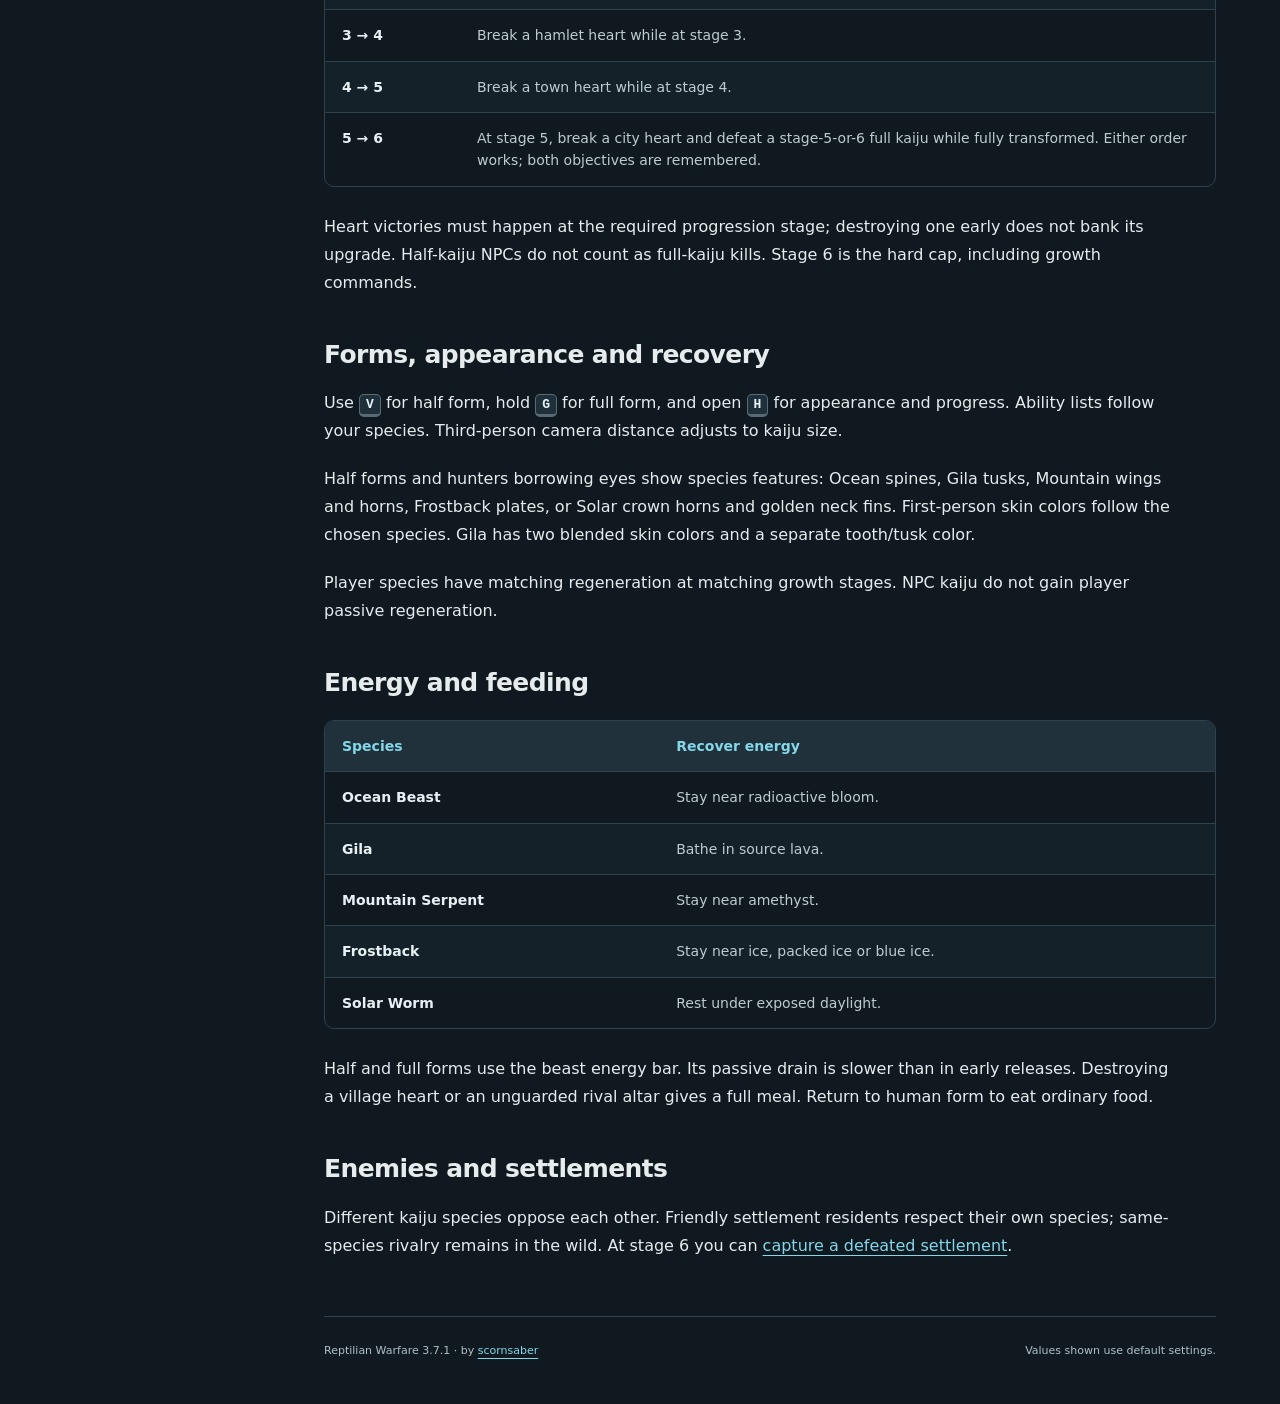
<file: playable.html>
<!doctype html>
<html lang="en"><head><meta charset="utf-8"><meta name="viewport" content="width=device-width, initial-scale=1"><meta name="author" content="scornsaber"><meta name="description" content="Grow as a kaiju or earn your place among the hunters."><meta name="theme-color" content="#101b22"><title>Choose your path · Reptilian Warfare Wiki</title><link rel="icon" href="assets/blue_reptilian_eye.png"><link rel="stylesheet" href="assets/style.css"><script src="assets/wiki.js" defer></script></head>
<body><a class="skip" href="#main">Skip to content</a><header class="topbar"><a class="brand" href="index.html"><span class="brand-mark" aria-hidden="true">RW</span><span>REPTILIAN WARFARE<small>THE PLAYER WIKI</small></span></a><span class="version">3.7.1</span><a class="github" href="https://github.com/scornsaber/reptilian-warfare-wiki">GitHub ↗</a></header>
<div class="layout"><aside class="sidebar"><div class="nav-label">FIELD GUIDE</div><nav aria-label="Wiki pages"><a href="index.html">Overview</a><a href="field-guide.html">Field guide</a><a href="getting-started.html">Getting started</a><a href="playable.html" aria-current="page">Playable</a><a href="controls.html">Controls</a><a href="world.html">World & settlements</a><a href="eyes.html">Eyes & effects</a><a href="equipment.html">Equipment & creatures</a><a href="faq.html">Common questions</a><a href="changelog.html">What changed</a></nav><div class="sidebar-foot">By <a href="https://github.com/scornsaber">scornsaber</a><br>1.21.5 release · 26.3 port</div></aside><main id="main" class=""><div class="eyebrow">REPTILIAN WARFARE / PLAYER GUIDE</div><h1>Choose your path</h1><p class="intro">Grow as a kaiju or earn your place among the hunters.</p><div class="tabs" role="tablist" aria-label="Playable paths"><button id="tab-kaiju" role="tab" aria-selected="true" aria-controls="kaiju">Kaiju</button><button id="tab-hunter" role="tab" aria-selected="false" aria-controls="hunter" tabindex="-1">Hunter</button></div><section id="kaiju" role="tabpanel" aria-labelledby="tab-kaiju" tabindex="0"><h2>Five species, one choice</h2><p>Use a species' altar to unlock it. All kaiju use six growth stages; stage 1 has only a half form. The final stage keeps the old maximum strength.</p><div class="grid two"><section class="card"><img class="item-icon" src="assets/ocean_kaiju_spawn_egg.png" alt="" width="64" height="64"><h3>Ocean Beast</h3><p>An aquatic heavyweight with an explosive beam, claw swipes and a walking stomp.</p><a href="ocean.html">Read the guide →</a></section><section class="card"><img class="item-icon" src="assets/gila_kaiju_spawn_egg.png" alt="" width="64" height="64"><h3>Gila</h3><p>A cave predator with venom, spreading fire, digging, wall climbing and a powerful dash.</p><a href="gila.html">Read the guide →</a></section><section class="card"><img class="item-icon" src="assets/mountain_kaiju_spawn_egg.png" alt="" width="64" height="64"><h3>Mountain Serpent</h3><p>A winged, two-headed kaiju with purple lasers. Mobile, but less forgiving when caught.</p><a href="mountain.html">Read the guide →</a></section><section class="card"><img class="item-icon" src="assets/frostback_kaiju_spawn_egg.png" alt="" width="64" height="64"><h3>Frostback</h3><p>A slow, heavily armored quadruped with frost breath and a front-leg stomp.</p><a href="frostback.html">Read the guide →</a></section><section class="card"><img class="item-icon" src="assets/solar_kaiju_spawn_egg.png" alt="" width="64" height="64"><h3>Solar Worm</h3><p>A long desert serpent with a marking bite, yellow Sun Bolts and a low sprinting slither.</p><a href="solar.html">Read the guide →</a></section></div><h2>How to grow</h2><div class="table-wrap"><table><thead><tr><th scope="col">Upgrade</th><th scope="col">Objective</th></tr></thead><tbody><tr><td>1 → 2</td><td>While half-turned, defeat 10 human Townsfolk from this mod. Vanilla villagers and cultists do not count.</td></tr><tr><td>2 → 3</td><td>While fully transformed, defeat a full kaiju at stage 2 or higher.</td></tr><tr><td>3 → 4</td><td>Break a hamlet heart while at stage 3.</td></tr><tr><td>4 → 5</td><td>Break a town heart while at stage 4.</td></tr><tr><td>5 → 6</td><td>At stage 5, break a city heart and defeat a stage-5-or-6 full kaiju while fully transformed. Either order works; both objectives are remembered.</td></tr></tbody></table></div><p>Heart victories must happen at the required progression stage; destroying one early does not bank its upgrade. Half-kaiju NPCs do not count as full-kaiju kills. Stage 6 is the hard cap, including growth commands.</p><h2>Forms, appearance and recovery</h2><p>Use <kbd>V</kbd> for half form, hold <kbd>G</kbd> for full form, and open <kbd>H</kbd> for appearance and progress. Ability lists follow your species. Third-person camera distance adjusts to kaiju size.</p><p>Half forms and hunters borrowing eyes show species features: Ocean spines, Gila tusks, Mountain wings and horns, Frostback plates, or Solar crown horns and golden neck fins. First-person skin colors follow the chosen species. Gila has two blended skin colors and a separate tooth/tusk color.</p><p>Player species have matching regeneration at matching growth stages. NPC kaiju do not gain player passive regeneration.</p><h2>Energy and feeding</h2><div class="table-wrap"><table><thead><tr><th scope="col">Species</th><th scope="col">Recover energy</th></tr></thead><tbody><tr><td>Ocean Beast</td><td>Stay near radioactive bloom.</td></tr><tr><td>Gila</td><td>Bathe in source lava.</td></tr><tr><td>Mountain Serpent</td><td>Stay near amethyst.</td></tr><tr><td>Frostback</td><td>Stay near ice, packed ice or blue ice.</td></tr><tr><td>Solar Worm</td><td>Rest under exposed daylight.</td></tr></tbody></table></div><p>Half and full forms use the beast energy bar. Its passive drain is slower than in early releases. Destroying a village heart or an unguarded rival altar gives a full meal. Return to human form to eat ordinary food.</p><h2>Enemies and settlements</h2><p>Different kaiju species oppose each other. Friendly settlement residents respect their own species; same-species rivalry remains in the wild. At stage 6 you can <a href="world.html#capture">capture a defeated settlement</a>.</p></section><section id="hunter" role="tabpanel" aria-labelledby="tab-hunter" tabindex="0"><h2>Swear the oath</h2><p>Bring an eye from any species to a Hunter King and accept the trade for a Scale Chestplate. Taking the trade makes you a hunter. You cannot later unlock a beast form through an altar.</p><h2>Earn your rank</h2><p>Press <kbd>H</kbd> to check your next trial. Complete it, then return to a Hunter King for promotion and gear.</p><div class="table-wrap"><table><thead><tr><th scope="col">Rank</th><th scope="col">Trial</th><th scope="col">New equipment</th></tr></thead><tbody><tr><td>1 · Sworn</td><td>Trade an eye to a Hunter King.</td><td>Scale Chestplate</td></tr><tr><td>2 · Blooded</td><td>Kill a kaiju.</td><td>Scale Boots, Leggings, and Crossbow</td></tr><tr><td>3 · Warden</td><td>Help defeat a village raid: hit a raider and be inside the walls when the raid is beaten.</td><td>Scale Spear</td></tr><tr><td>4 · Slayer</td><td>Kill a kaiju at stage 4 or higher.</td><td>Scale Shield and Helmet</td></tr><tr><td>5 · King</td><td>Kill a kaiju at stage 5 or higher while it is raiding a village.</td><td>Scale gear crafting and access to the Lance</td></tr></tbody></table></div>
<h2>Fight with speed</h2><p>Tap Sprint to dash in the direction you are looking. It works on the ground or in the air, recharges in two seconds, and gets stronger as you rank up. NPC hunters can dash during combat too.</p><p>Your scale crossbow draws its power from your worn scale armour. Wear a Scale Chestplate to fire it. Better equipment improves its damage and recharge.</p>
<h2>Call reinforcements</h2><p>From rank 2, press <kbd>X</kbd> to summon your levy. They stay for five minutes, and the ability recharges in 20 minutes at normal game speed.</p><div class="table-wrap"><table><thead><tr><th scope="col">Rank without active eyes</th><th scope="col">Troops</th></tr></thead><tbody><tr><td>2 · Blooded</td><td>3 hunters</td></tr><tr><td>3 · Warden</td><td>5 hunters</td></tr><tr><td>4 · Slayer</td><td>3 hunters, 3 honour guards, 1 golem</td></tr><tr><td>5 · King</td><td>5 hunters, 3 honour guards, 2 golems</td></tr></tbody></table></div>
<p>Each active borrowed eye lowers your effective rank for this troop table by one. If that puts you below rank 2, you cannot summon a levy. This does not lower your actual hunter rank. Your summoned troops remain loyal even with both eyes active.</p>
<h2>Borrow a beast’s power</h2><p>Activate up to two different species' eyes for their borrowed powers and visible features. Holding Use on a third eye for five seconds causes Betrayal: you lose hunter powers and become that eye's stage-2 kaiju in full form. The final eye may duplicate an earlier species.</p><a class="button secondary" href="eyes.html">Read the eye guide →</a>
<h2>Replace lost gear</h2><p>Speak to a Hunter King to reclaim earned rank equipment you are missing. To make a Lance, bring a Scale Crossbow and Scale Spear to a Hunter King; both are used in the forging. You need King rank to use the Lance.</p>
<aside class="note"><strong>Armour is not radiation immunity</strong><p>Neither scale armour nor hunter rank grants radiation immunity in 3.7.1. That protection comes from the ocean eye.</p></aside><h2>Take territory</h2><p>King-rank hunters can capture a defeated rival settlement by holding right-click on its heart or altar with both hands empty for ten seconds. See <a href="world.html#capture">capture rules</a>.</p></section><footer><span>Reptilian Warfare 3.7.1 · by <a href="https://github.com/scornsaber">scornsaber</a></span><span>Values shown use default settings.</span></footer></main></div></body></html>
</file>
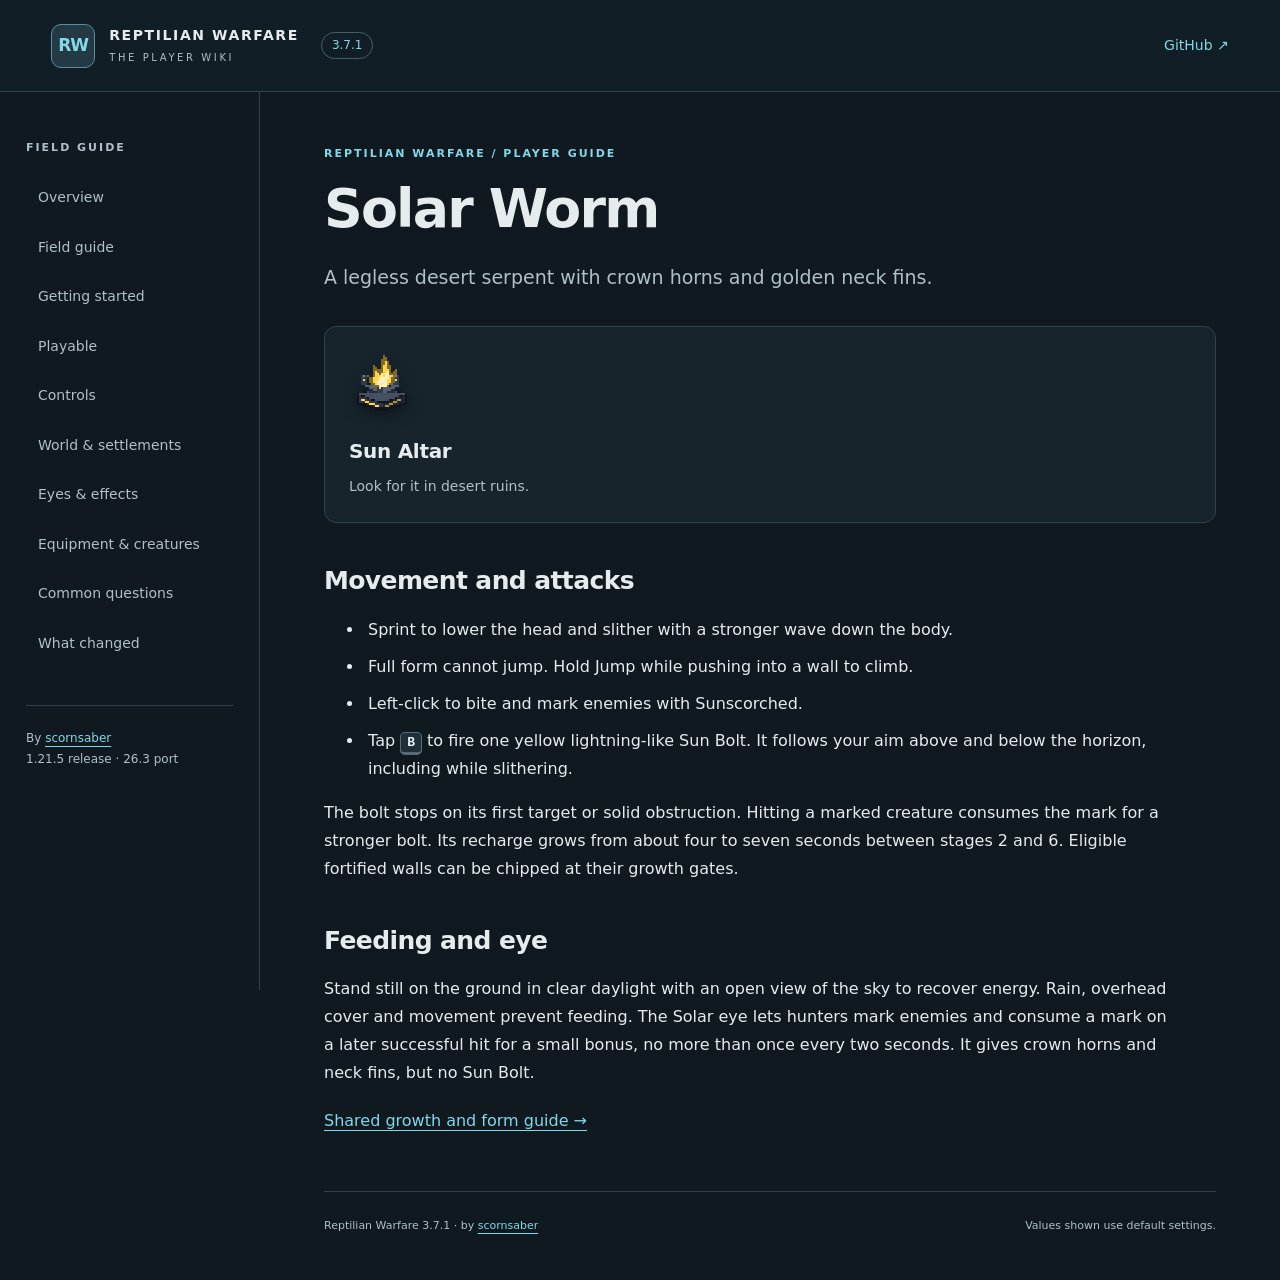
<file: solar.html>
<!doctype html>
<html lang="en"><head><meta charset="utf-8"><meta name="viewport" content="width=device-width, initial-scale=1"><meta name="author" content="scornsaber"><meta name="description" content="A legless desert serpent with crown horns and golden neck fins."><meta name="theme-color" content="#101b22"><title>Solar Worm · Reptilian Warfare Wiki</title><link rel="icon" href="assets/blue_reptilian_eye.png"><link rel="stylesheet" href="assets/style.css"><script src="assets/wiki.js" defer></script></head>
<body><a class="skip" href="#main">Skip to content</a><header class="topbar"><a class="brand" href="index.html"><span class="brand-mark" aria-hidden="true">RW</span><span>REPTILIAN WARFARE<small>THE PLAYER WIKI</small></span></a><span class="version">3.7.1</span><a class="github" href="https://github.com/scornsaber/reptilian-warfare-wiki">GitHub ↗</a></header>
<div class="layout"><aside class="sidebar"><div class="nav-label">FIELD GUIDE</div><nav aria-label="Wiki pages"><a href="index.html">Overview</a><a href="field-guide.html">Field guide</a><a href="getting-started.html">Getting started</a><a href="playable.html">Playable</a><a href="controls.html">Controls</a><a href="world.html">World & settlements</a><a href="eyes.html">Eyes & effects</a><a href="equipment.html">Equipment & creatures</a><a href="faq.html">Common questions</a><a href="changelog.html">What changed</a></nav><div class="sidebar-foot">By <a href="https://github.com/scornsaber">scornsaber</a><br>1.21.5 release · 26.3 port</div></aside><main id="main" class=""><div class="eyebrow">REPTILIAN WARFARE / PLAYER GUIDE</div><h1>Solar Worm</h1><p class="intro">A legless desert serpent with crown horns and golden neck fins.</p><section class="card"><img class="item-icon" src="assets/solar_altar.png" alt="" width="64" height="64"><h3>Sun Altar</h3><p>Look for it in desert ruins.</p></section><h2>Movement and attacks</h2><ul><li>Sprint to lower the head and slither with a stronger wave down the body.</li><li>Full form cannot jump. Hold Jump while pushing into a wall to climb.</li><li>Left-click to bite and mark enemies with Sunscorched.</li><li>Tap <kbd>B</kbd> to fire one yellow lightning-like Sun Bolt. It follows your aim above and below the horizon, including while slithering.</li></ul><p>The bolt stops on its first target or solid obstruction. Hitting a marked creature consumes the mark for a stronger bolt. Its recharge grows from about four to seven seconds between stages 2 and 6. Eligible fortified walls can be chipped at their growth gates.</p><h2>Feeding and eye</h2><p>Stand still on the ground in clear daylight with an open view of the sky to recover energy. Rain, overhead cover and movement prevent feeding. The Solar eye lets hunters mark enemies and consume a mark on a later successful hit for a small bonus, no more than once every two seconds. It gives crown horns and neck fins, but no Sun Bolt.</p><p><a href="playable.html#kaiju">Shared growth and form guide →</a></p><footer><span>Reptilian Warfare 3.7.1 · by <a href="https://github.com/scornsaber">scornsaber</a></span><span>Values shown use default settings.</span></footer></main></div></body></html>
</file>
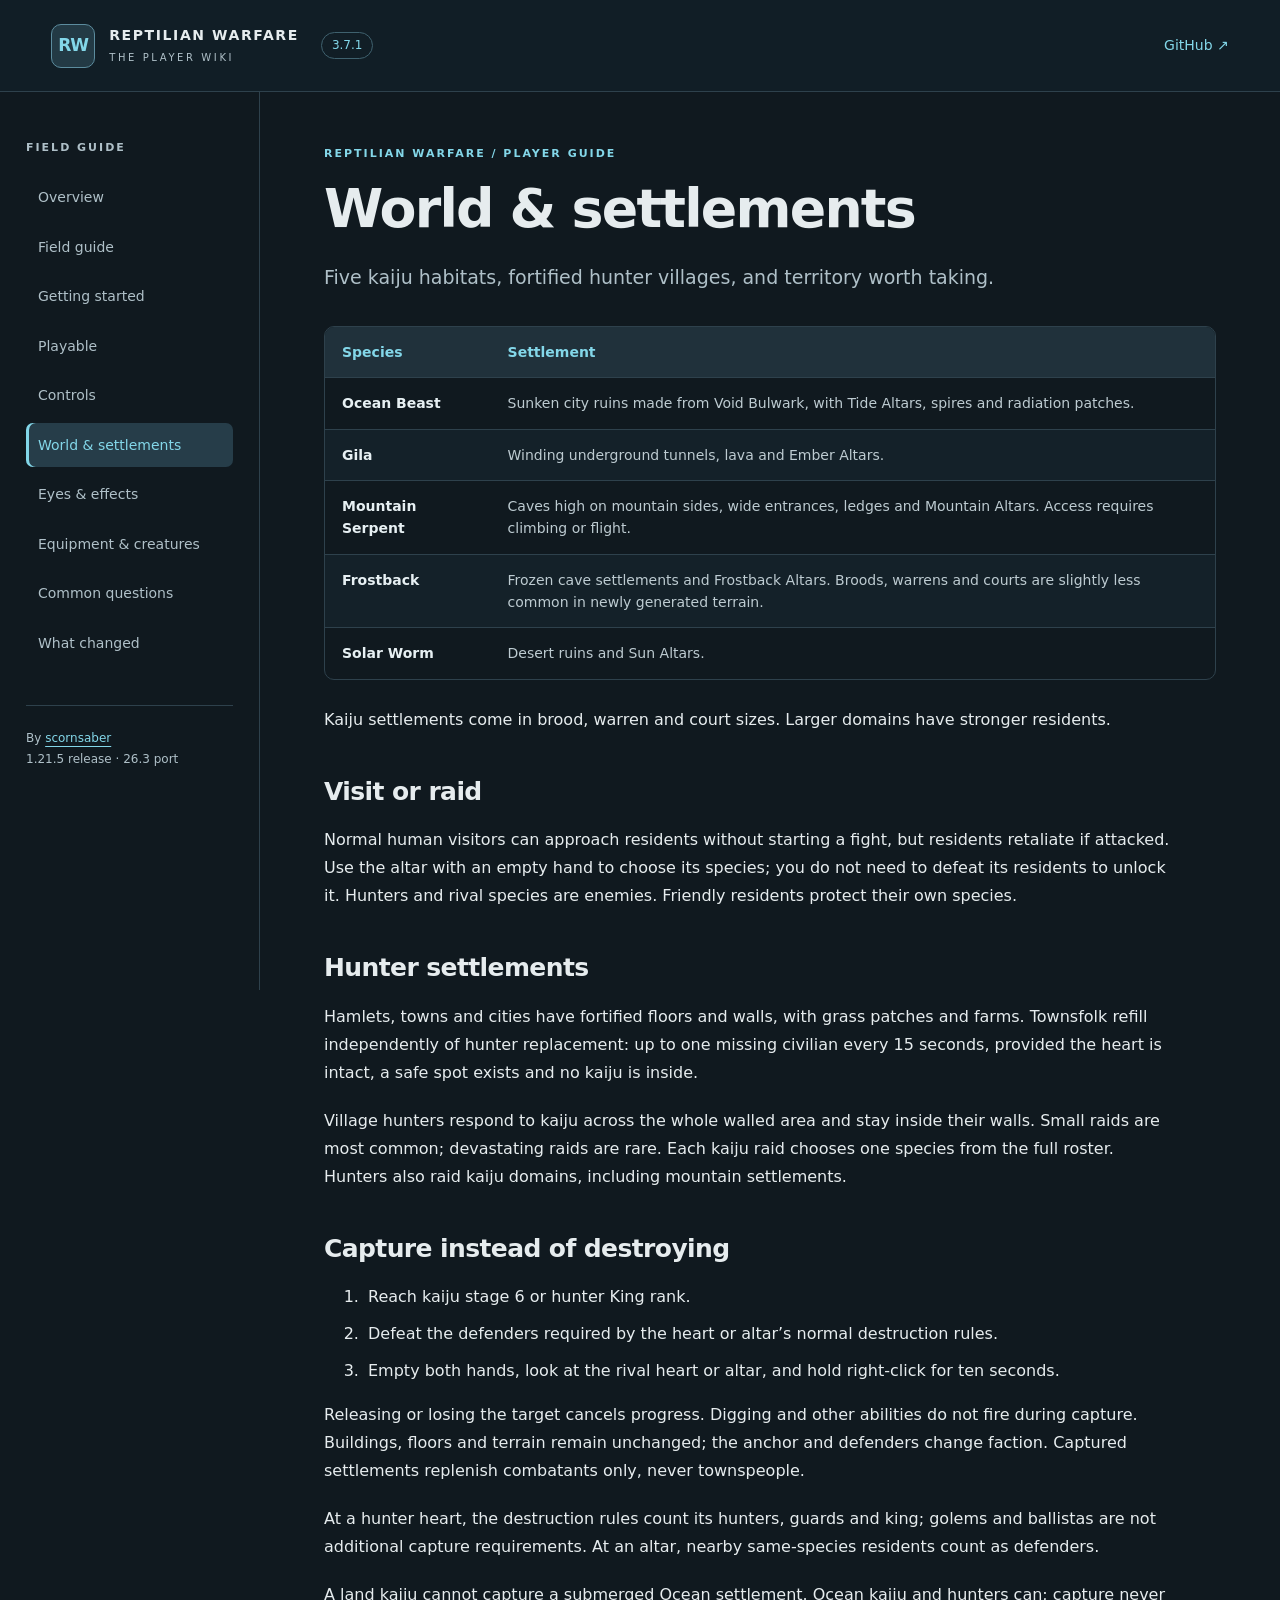
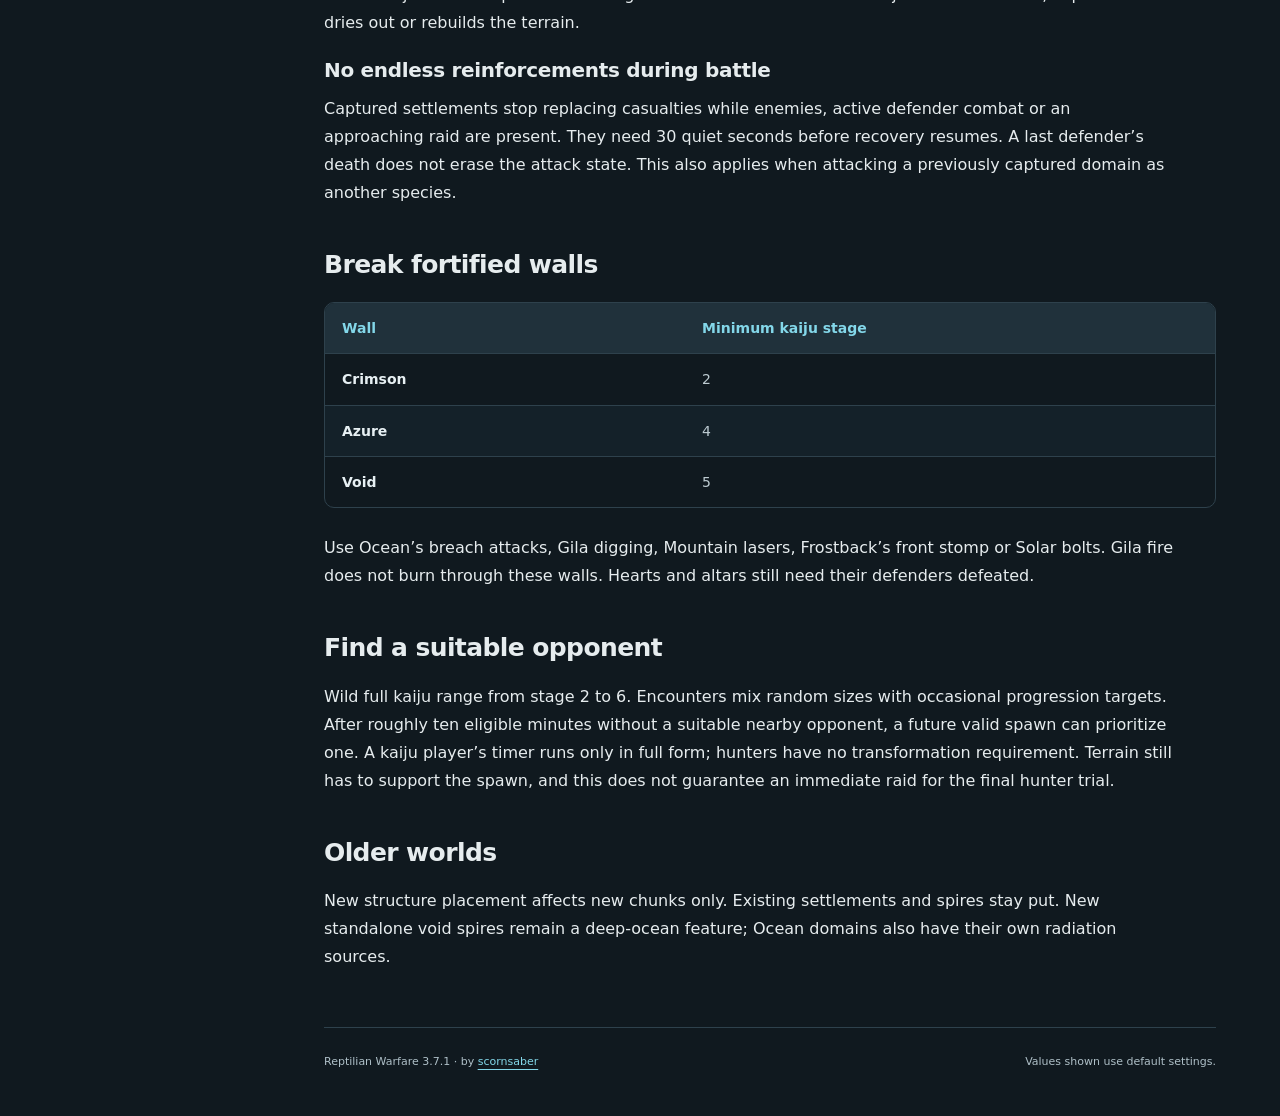
<file: world.html>
<!doctype html>
<html lang="en"><head><meta charset="utf-8"><meta name="viewport" content="width=device-width, initial-scale=1"><meta name="author" content="scornsaber"><meta name="description" content="Five kaiju habitats, fortified hunter villages, and territory worth taking."><meta name="theme-color" content="#101b22"><title>World &amp; settlements · Reptilian Warfare Wiki</title><link rel="icon" href="assets/blue_reptilian_eye.png"><link rel="stylesheet" href="assets/style.css"><script src="assets/wiki.js" defer></script></head>
<body><a class="skip" href="#main">Skip to content</a><header class="topbar"><a class="brand" href="index.html"><span class="brand-mark" aria-hidden="true">RW</span><span>REPTILIAN WARFARE<small>THE PLAYER WIKI</small></span></a><span class="version">3.7.1</span><a class="github" href="https://github.com/scornsaber/reptilian-warfare-wiki">GitHub ↗</a></header>
<div class="layout"><aside class="sidebar"><div class="nav-label">FIELD GUIDE</div><nav aria-label="Wiki pages"><a href="index.html">Overview</a><a href="field-guide.html">Field guide</a><a href="getting-started.html">Getting started</a><a href="playable.html">Playable</a><a href="controls.html">Controls</a><a href="world.html" aria-current="page">World & settlements</a><a href="eyes.html">Eyes & effects</a><a href="equipment.html">Equipment & creatures</a><a href="faq.html">Common questions</a><a href="changelog.html">What changed</a></nav><div class="sidebar-foot">By <a href="https://github.com/scornsaber">scornsaber</a><br>1.21.5 release · 26.3 port</div></aside><main id="main" class=""><div class="eyebrow">REPTILIAN WARFARE / PLAYER GUIDE</div><h1>World & settlements</h1><p class="intro">Five kaiju habitats, fortified hunter villages, and territory worth taking.</p><div class="table-wrap"><table><thead><tr><th scope="col">Species</th><th scope="col">Settlement</th></tr></thead><tbody><tr><td>Ocean Beast</td><td>Sunken city ruins made from Void Bulwark, with Tide Altars, spires and radiation patches.</td></tr><tr><td>Gila</td><td>Winding underground tunnels, lava and Ember Altars.</td></tr><tr><td>Mountain Serpent</td><td>Caves high on mountain sides, wide entrances, ledges and Mountain Altars. Access requires climbing or flight.</td></tr><tr><td>Frostback</td><td>Frozen cave settlements and Frostback Altars. Broods, warrens and courts are slightly less common in newly generated terrain.</td></tr><tr><td>Solar Worm</td><td>Desert ruins and Sun Altars.</td></tr></tbody></table></div><p>Kaiju settlements come in brood, warren and court sizes. Larger domains have stronger residents.</p><h2>Visit or raid</h2><p>Normal human visitors can approach residents without starting a fight, but residents retaliate if attacked. Use the altar with an empty hand to choose its species; you do not need to defeat its residents to unlock it. Hunters and rival species are enemies. Friendly residents protect their own species.</p><h2>Hunter settlements</h2><p>Hamlets, towns and cities have fortified floors and walls, with grass patches and farms. Townsfolk refill independently of hunter replacement: up to one missing civilian every 15 seconds, provided the heart is intact, a safe spot exists and no kaiju is inside.</p><p>Village hunters respond to kaiju across the whole walled area and stay inside their walls. Small raids are most common; devastating raids are rare. Each kaiju raid chooses one species from the full roster. Hunters also raid kaiju domains, including mountain settlements.</p><h2 id="capture">Capture instead of destroying</h2><ol><li>Reach kaiju stage 6 or hunter King rank.</li><li>Defeat the defenders required by the heart or altar’s normal destruction rules.</li><li>Empty both hands, look at the rival heart or altar, and hold right-click for ten seconds.</li></ol><p>Releasing or losing the target cancels progress. Digging and other abilities do not fire during capture. Buildings, floors and terrain remain unchanged; the anchor and defenders change faction. Captured settlements replenish combatants only, never townspeople.</p><p>At a hunter heart, the destruction rules count its hunters, guards and king; golems and ballistas are not additional capture requirements. At an altar, nearby same-species residents count as defenders.</p><p>A land kaiju cannot capture a submerged Ocean settlement. Ocean kaiju and hunters can; capture never dries out or rebuilds the terrain.</p><h3>No endless reinforcements during battle</h3><p>Captured settlements stop replacing casualties while enemies, active defender combat or an approaching raid are present. They need 30 quiet seconds before recovery resumes. A last defender’s death does not erase the attack state. This also applies when attacking a previously captured domain as another species.</p><h2>Break fortified walls</h2><div class="table-wrap"><table><thead><tr><th scope="col">Wall</th><th scope="col">Minimum kaiju stage</th></tr></thead><tbody><tr><td>Crimson</td><td>2</td></tr><tr><td>Azure</td><td>4</td></tr><tr><td>Void</td><td>5</td></tr></tbody></table></div><p>Use Ocean’s breach attacks, Gila digging, Mountain lasers, Frostback’s front stomp or Solar bolts. Gila fire does not burn through these walls. Hearts and altars still need their defenders defeated.</p><h2>Find a suitable opponent</h2><p>Wild full kaiju range from stage 2 to 6. Encounters mix random sizes with occasional progression targets. After roughly ten eligible minutes without a suitable nearby opponent, a future valid spawn can prioritize one. A kaiju player’s timer runs only in full form; hunters have no transformation requirement. Terrain still has to support the spawn, and this does not guarantee an immediate raid for the final hunter trial.</p><h2>Older worlds</h2><p>New structure placement affects new chunks only. Existing settlements and spires stay put. New standalone void spires remain a deep-ocean feature; Ocean domains also have their own radiation sources.</p><footer><span>Reptilian Warfare 3.7.1 · by <a href="https://github.com/scornsaber">scornsaber</a></span><span>Values shown use default settings.</span></footer></main></div></body></html>
</file>
<file: assets/style.css>
:root{color-scheme:dark;--bg:#10191f;--panel:#17242c;--line:#2e414c;--text:#e6ecee;--muted:#afc0c8;--blue:#83d7e9;--ember:#f1b583}*{box-sizing:border-box}body{margin:0;background:var(--bg);color:var(--text);font:16px/1.75 system-ui,-apple-system,BlinkMacSystemFont,"Segoe UI",sans-serif}a{color:var(--blue);text-underline-offset:4px}a:hover{color:#fff}button,a{touch-action:manipulation}:focus-visible{outline:3px solid var(--ember);outline-offset:5px}.skip{position:fixed;top:-100px;left:20px;background:#fff;color:#000;padding:12px;z-index:10}.skip:focus{top:10px}.topbar{height:92px;border-bottom:1px solid var(--line);display:flex;align-items:center;gap:22px;padding:0 4vw;background:#111e26}.brand{display:flex;gap:14px;align-items:center;color:var(--text);text-decoration:none;font-weight:800;font-size:14px;letter-spacing:1.6px;line-height:1.4}.brand small{display:block;color:var(--muted);font-weight:500;letter-spacing:2.6px;font-size:10px;margin-top:5px}.brand-mark{display:grid;place-items:center;width:44px;height:44px;border:1px solid #5c8c9e;color:var(--blue);border-radius:10px;font-size:17px;letter-spacing:-1px;background:#233a45}.version{font-size:12px;color:var(--blue);border:1px solid #3f616e;border-radius:20px;padding:2px 10px}.github{margin-left:auto;font-size:14px;text-decoration:none}.layout{max-width:1500px;margin:auto;display:grid;grid-template-columns:260px 1fr}.sidebar{padding:46px 26px;border-right:1px solid var(--line)}.nav-label,.eyebrow{font-size:11px;font-weight:700;letter-spacing:2px;color:var(--muted)}nav{display:grid;gap:5px;margin-top:18px}nav a{padding:10px 12px;border-radius:7px;text-decoration:none;color:var(--muted);font-size:14px}nav a:hover{background:#20313c}nav a[aria-current]{background:#263d49;color:var(--blue);box-shadow:inset 3px 0 var(--blue)}.sidebar-foot{border-top:1px solid var(--line);margin-top:40px;padding-top:22px;color:var(--muted);font-size:12px}main{padding:52px clamp(25px,5vw,78px) 20px;min-width:0}.eyebrow{color:var(--blue)}h1{font-size:clamp(32px,4.2vw,54px);line-height:1.12;letter-spacing:-1.8px;margin:16px 0 22px;max-width:830px}.overview h1{font-size:clamp(40px,5.2vw,70px);max-width:700px}.intro{font-size:19px;line-height:1.7;color:var(--muted);max-width:760px;margin-bottom:32px}h2{font-size:25px;line-height:1.3;letter-spacing:-.6px;margin:42px 0 18px}h3{font-size:20px;line-height:1.3;margin:14px 0 10px;letter-spacing:-.3px}p,ul,ol{max-width:850px}p{margin:12px 0 20px}li{padding-left:4px;margin:9px 0}strong{color:#f3f7f8}kbd{font:600 13px ui-monospace,monospace;border:1px solid #576a76;border-bottom-width:3px;padding:2px 6px;border-radius:5px;background:#20303b;color:#e7f4fa;white-space:nowrap}.hero-links{display:flex;flex-wrap:wrap;gap:12px}.button{display:inline-block;background:var(--blue);border:1px solid var(--blue);color:#10232d;padding:10px 20px;text-decoration:none;border-radius:7px;font-size:14px;font-weight:700}.button:hover{background:#c2edfa;color:#10232d}.button.secondary{background:transparent;color:var(--text);border-color:#536c79}.button.secondary:hover{background:#263d49}.quick-facts{display:flex;flex-wrap:wrap;gap:18px 36px;border-top:1px solid var(--line);border-bottom:1px solid var(--line);padding:21px 0;margin-top:38px;font-size:12px;color:var(--muted)}.quick-facts strong{display:block;font-size:15px;font-weight:600}.grid{display:grid;gap:18px}.two{grid-template-columns:repeat(2,minmax(0,1fr))}.three{grid-template-columns:repeat(3,minmax(0,1fr))}.card{background:var(--panel);border:1px solid var(--line);border-radius:12px;padding:24px;text-decoration:none;color:var(--text);overflow:hidden}.card p{font-size:14px;color:var(--muted);margin:0}.card.ocean{border-top:3px solid var(--blue);background:linear-gradient(145deg,#203b48,#17242c 80%)}.card.ember{border-top:3px solid var(--ember);background:linear-gradient(145deg,#3b3029,#17242c 80%)}a.card:hover{border-color:var(--blue);background:#20333f}.item-icon{image-rendering:pixelated;object-fit:contain;filter:drop-shadow(0 5px 7px #0005)}.note{margin-top:30px;border-left:3px solid var(--ember);background:#282c2b;padding:20px 24px;border-radius:0 8px 8px 0}.note p{font-size:15px;color:#c5d0d3;margin:7px 0 0}.table-wrap{overflow-x:auto;border:1px solid var(--line);border-radius:10px;margin:20px 0 26px}table{border-collapse:collapse;width:100%;font-size:14px;line-height:1.6;text-align:left}th{background:#20313b;color:var(--blue);font-weight:600}th,td{padding:14px 17px;border-bottom:1px solid var(--line);vertical-align:top}td:first-child{font-weight:600;color:#e7f0f3;min-width:135px}td{color:#bdcbd1}tbody tr:last-child td{border-bottom:0}tbody tr:nth-child(even){background:#142129}.tabs{display:flex;gap:8px;border-bottom:1px solid var(--line);margin-top:30px;padding-bottom:12px}.tabs button{font:600 16px system-ui;background:transparent;color:var(--muted);padding:12px 32px;border:1px solid var(--line);border-radius:7px;cursor:pointer}.tabs button[aria-selected=true]{color:#10232d;background:var(--blue);border-color:var(--blue)}[hidden]{display:none!important}[role=tabpanel]:focus-visible{outline-offset:10px}.next{margin-top:28px}details{border-bottom:1px solid var(--line);padding:20px 0}summary{font-size:17px;font-weight:600;cursor:pointer}details p{color:var(--muted);font-size:15px;margin-bottom:3px}.steps li::marker{color:var(--blue);font-weight:700}footer{border-top:1px solid var(--line);margin-top:56px;padding:24px 0;display:flex;flex-wrap:wrap;gap:12px 30px;justify-content:space-between;font-size:11px;color:var(--muted)}@media(min-width:1100px){.sidebar{position:sticky;top:0;height:calc(100vh - 2px)}}@media(max-width:1050px){.layout{grid-template-columns:220px 1fr}.sidebar{padding:30px 15px}.three{grid-template-columns:repeat(2,minmax(0,1fr))}}@media(max-width:720px){.topbar{height:78px;padding:0 18px;gap:12px}.brand{font-size:11px;letter-spacing:1px}.brand-mark{width:34px;height:38px}.brand small{font-size:8px}.github{font-size:12px}.version{font-size:10px;padding:1px 6px}.layout{display:block}.sidebar{border-right:0;border-bottom:1px solid var(--line);padding:15px 18px}.nav-label,.sidebar-foot{display:none}nav{display:flex;gap:8px;margin:0;overflow-x:auto;padding:3px 3px 8px}nav a{white-space:nowrap;padding:8px 11px;font-size:12px}main{padding:32px 22px 12px}.intro{font-size:17px}.two,.three{grid-template-columns:1fr}.card{padding:22px}h1{letter-spacing:-1px}h2{font-size:23px}.table-wrap{margin-right:0}th,td{padding:12px}.quick-facts{gap:17px 26px}.tabs button{flex:1}.eyebrow{font-size:9px;letter-spacing:1.4px}}

@media print{.topbar,.sidebar,.skip,footer,nav[aria-label="Field guide chapters"]{display:none}.layout{display:block}body,main{background:white;color:black;padding:0}h1,h2,h3,strong,a{color:black}.note,.card,th{background:#eee;color:black}td,th{border-color:#aaa}.table-wrap{overflow:visible}h2,h3{break-after:avoid}tr{break-inside:avoid}}
</file>
